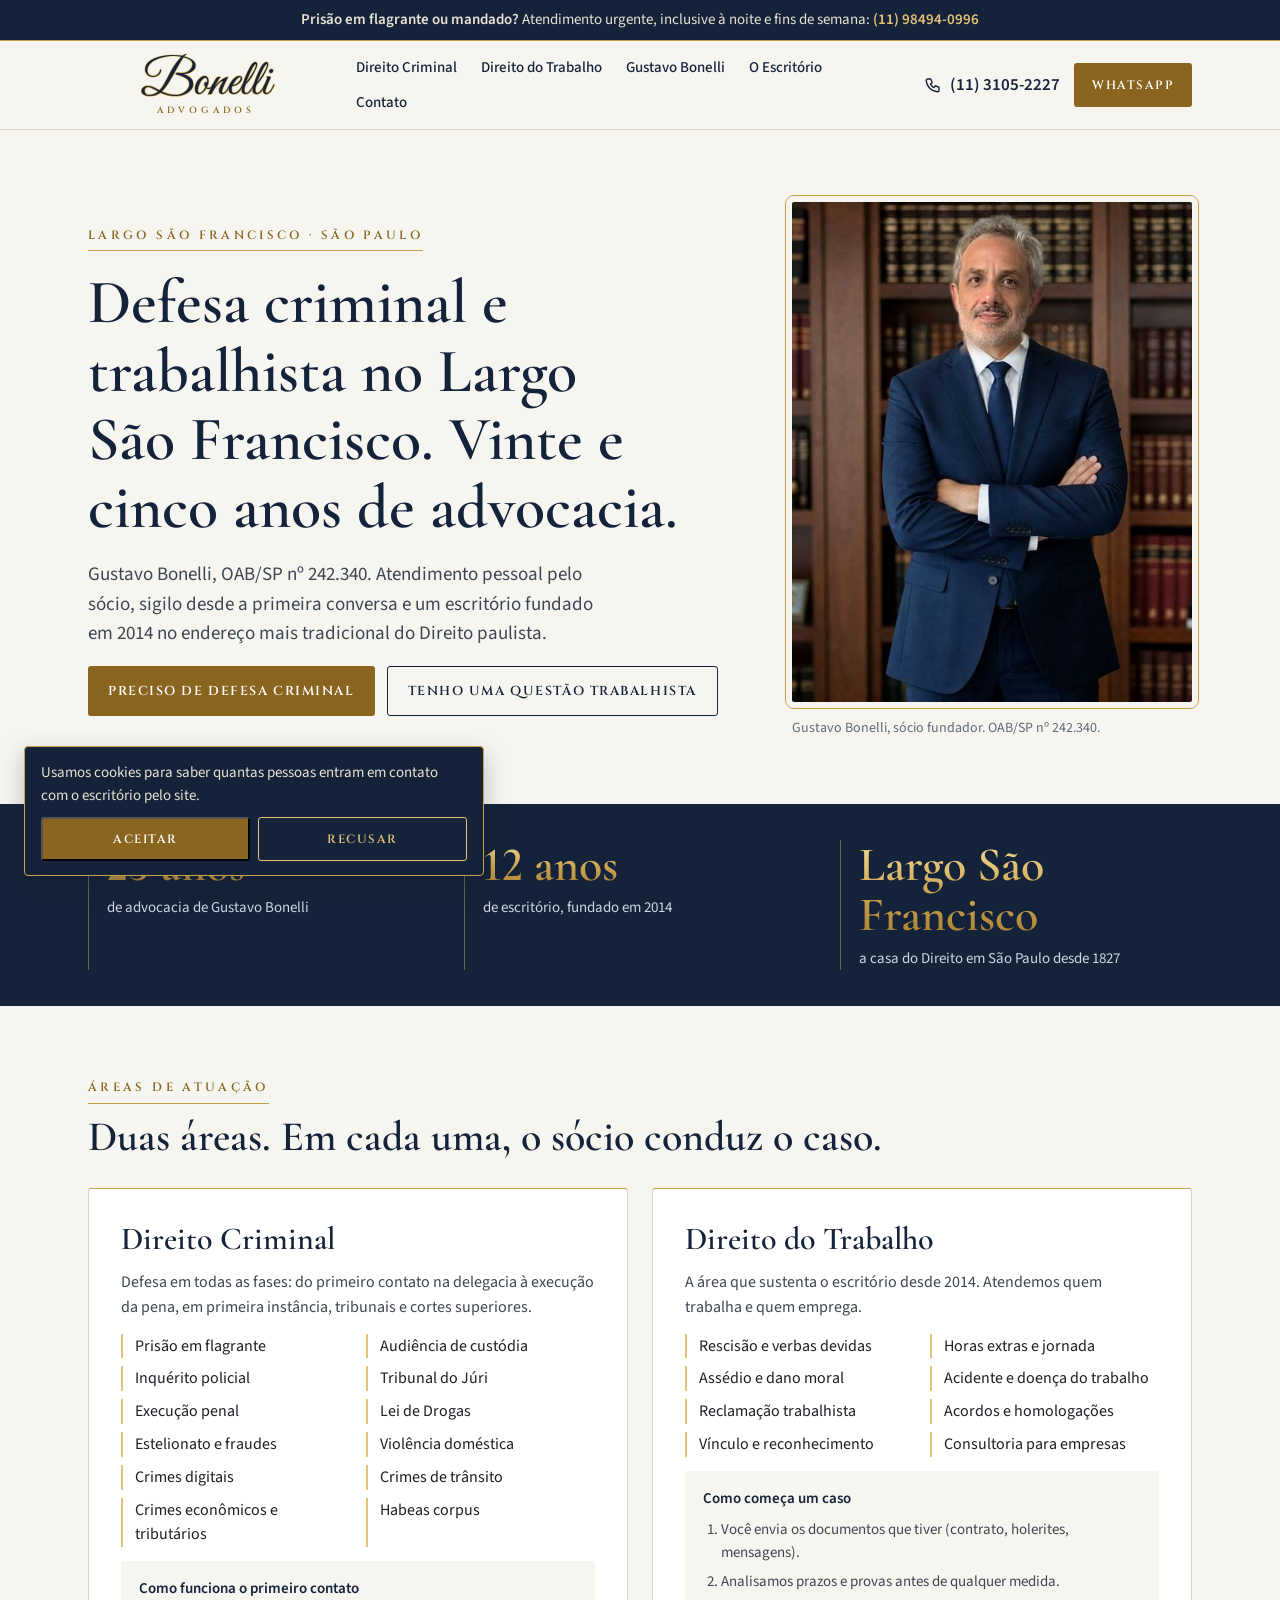
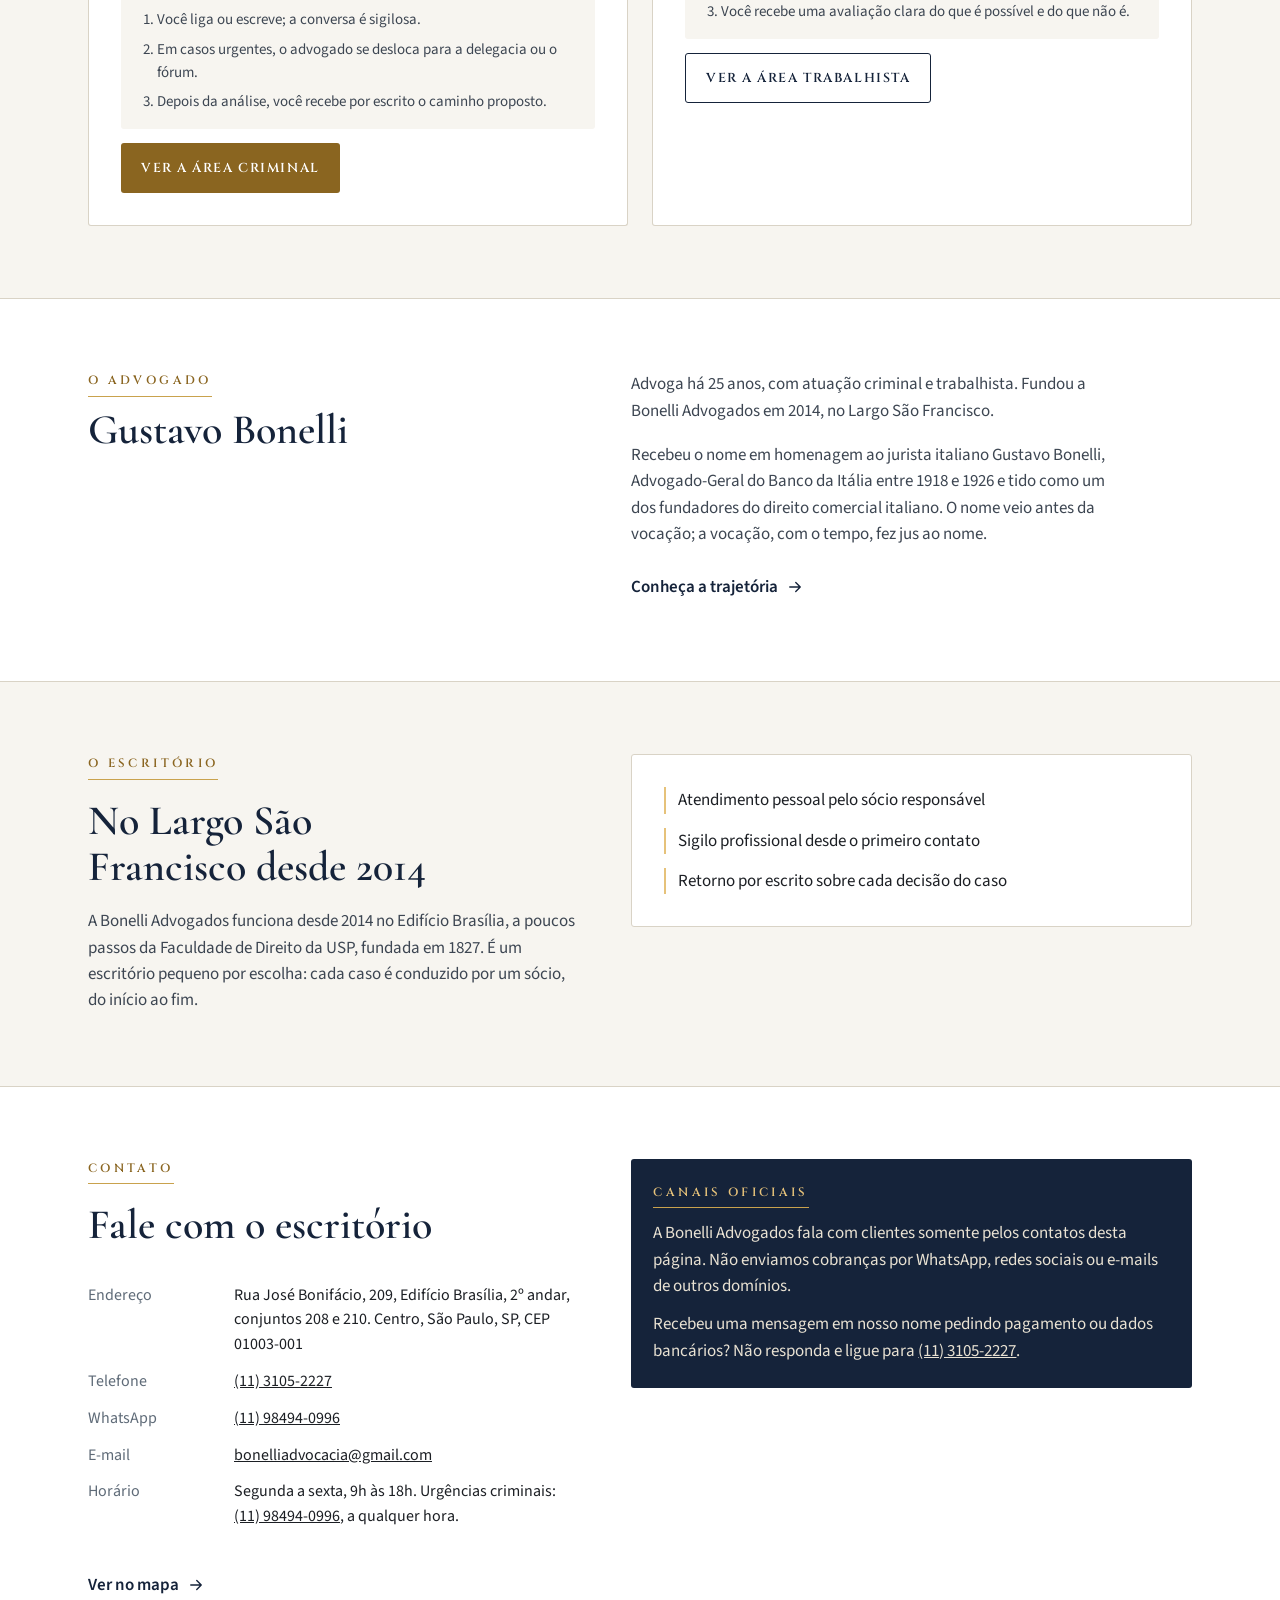
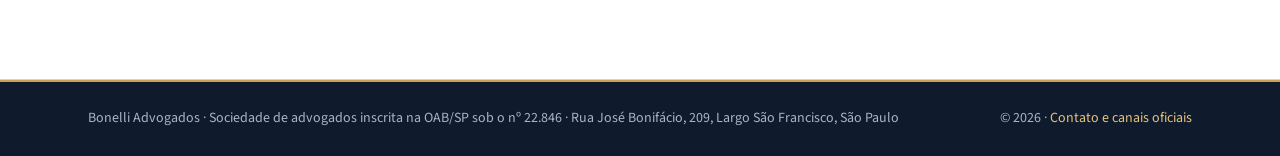
<file: index.html>
<!doctype html>
<html lang="pt-BR">
<head>
<meta charset="utf-8">
<meta name="viewport" content="width=device-width, initial-scale=1, viewport-fit=cover">
<script async src="https://www.googletagmanager.com/gtag/js?id=AW-18543540122"></script>
<script>
window.dataLayer = window.dataLayer || [];
function gtag(){dataLayer.push(arguments);}
gtag('consent', 'default', {ad_storage: 'denied', ad_user_data: 'denied', ad_personalization: 'denied', analytics_storage: 'denied', wait_for_update: 500});
try { if (localStorage.getItem('bonelli-cookies') === 'sim') { gtag('consent', 'update', {ad_storage: 'granted', ad_user_data: 'granted', analytics_storage: 'granted'}); } } catch (e) {}
gtag('js', new Date());
gtag('config', 'AW-18543540122');
</script>
<meta name="robots" content="index, follow">
<meta name="description" content="Bonelli Advogados: defesa criminal e direito do trabalho no Largo São Francisco, São Paulo. Atendimento pessoal pelo sócio Gustavo Bonelli.">
<meta name="theme-color" content="#15233a">
<title>Bonelli Advogados · Defesa criminal e trabalhista no Largo São Francisco</title>
<link rel="canonical" href="https://bonelliadvogados.com.br/">
<meta property="og:type" content="website">
<meta property="og:locale" content="pt_BR">
<meta property="og:site_name" content="Bonelli Advogados">
<meta property="og:title" content="Bonelli Advogados · Defesa criminal e trabalhista no Largo São Francisco">
<meta property="og:description" content="Bonelli Advogados: defesa criminal e direito do trabalho no Largo São Francisco, São Paulo. Atendimento pessoal pelo sócio Gustavo Bonelli.">
<meta property="og:url" content="https://bonelliadvogados.com.br/">
<meta property="og:image" content="https://bonelliadvogados.com.br/assets/img/compartilhar.jpg">
<meta property="og:image:width" content="1200">
<meta property="og:image:height" content="630">
<link rel="preload" href="assets/fonts/cormorant-garamond-600.woff2" as="font" type="font/woff2" crossorigin>
<link rel="preload" href="assets/fonts/source-sans-3-400.woff2" as="font" type="font/woff2" crossorigin>
<link rel="stylesheet" href="assets/site.css?v=3">
<script type="application/ld+json">
{"@context":"https://schema.org","@type":"LegalService","name":"Bonelli Advogados","url":"https://bonelliadvogados.com.br/",
"image":"https://bonelliadvogados.com.br/assets/img/compartilhar.jpg","telephone":"+55-11-3105-2227","email":"bonelliadvocacia@gmail.com",
"address":{"@type":"PostalAddress","streetAddress":"Rua José Bonifácio, 209, Edifício Brasília, 2º andar, conjuntos 208 e 210","addressLocality":"São Paulo","addressRegion":"SP","postalCode":"01003-001","addressCountry":"BR"},
"openingHoursSpecification":[{"@type":"OpeningHoursSpecification","dayOfWeek":["Monday","Tuesday","Wednesday","Thursday","Friday"],"opens":"09:00","closes":"18:00"}],
"areaServed":"São Paulo","knowsAbout":["Direito Criminal","Direito do Trabalho"],
"founder":{"@type":"Person","name":"Gustavo Bonelli","jobTitle":"Advogado, sócio fundador"}}
</script>
</head>
<body>

<a class="urgencia" href="tel:+5511984940996"><strong>Prisão em flagrante ou mandado?</strong> <span class="so-pc">Atendimento urgente, inclusive à noite e fins de semana:</span><span class="so-cel">Atendimento 24 h:</span> <span class="tel">(11) 98494-0996</span></a>

<header class="topo">
  <div class="wrap topo-linha">
    <a class="logo" href="index.html" aria-label="Bonelli Advogados, página inicial">
      <svg role="img" aria-label="Bonelli Advogados" width="236" height="66" viewBox="0 0 236 66">
        <defs><linearGradient id="ouro" x1="0" y1="0" x2="0" y2="1"><stop offset="0" stop-color="#f3dc96"/><stop offset=".55" stop-color="#c9a24d"/><stop offset="1" stop-color="#8f6a22"/></linearGradient></defs>
        <text x="118" y="42" text-anchor="middle" font-family="'Great Vibes', 'Brush Script MT', cursive" font-size="50" fill="#15233a" stroke="url(#ouro)" stroke-width="1.3" paint-order="stroke fill" stroke-linejoin="round">Bonelli</text>
        <text x="118" y="61" text-anchor="middle" font-family="Cinzel, Georgia, serif" font-weight="600" font-size="9" letter-spacing="4.2" fill="#8a6520">ADVOGADOS</text>
      </svg>
    </a>
    <button class="menu-btn" type="button" aria-expanded="false" aria-controls="menu"><span class="barras"><span></span></span>Menu</button>
    <div class="topo-acoes">
      <nav aria-label="Principal">
        <a href="criminal.html">Direito Criminal</a>
        <a href="trabalhista.html">Direito do Trabalho</a>
        <a href="gustavo-bonelli.html">Gustavo Bonelli</a>
        <a href="escritorio.html">O Escritório</a>
        <a href="contato.html">Contato</a>
      </nav>
      <div class="contato-topo">
        <a class="fone num" href="tel:+551131052227"><svg aria-hidden="true" viewBox="0 0 24 24" fill="none" stroke="currentColor" stroke-width="1.8" stroke-linecap="round" stroke-linejoin="round"><path d="M5 4h4l2 5-2.5 1.5a11 11 0 0 0 5 5L15 13l5 2v4a2 2 0 0 1-2 2A16 16 0 0 1 3 6a2 2 0 0 1 2-2"/></svg>(11) 3105-2227</a>
        <a class="btn btn-ouro" href="https://wa.me/5511984940996?text=Ol%C3%A1%21%20Vim%20pelo%20site%20da%20Bonelli%20Advogados%20e%20gostaria%20de%20falar%20com%20o%20escrit%C3%B3rio." target="_blank" rel="noopener">WhatsApp</a>
      </div>
    </div>
  </div>
  <div class="menu wrap" id="menu">
    <nav aria-label="Principal no celular">
        <a href="index.html" aria-current="page">Início</a>
        <a href="criminal.html">Direito Criminal</a>
        <a href="trabalhista.html">Direito do Trabalho</a>
        <a href="gustavo-bonelli.html">Gustavo Bonelli</a>
        <a href="escritorio.html">O Escritório</a>
        <a href="contato.html">Contato</a>
    </nav>
    <div class="contatos">
      <a class="btn btn-linha" href="tel:+551131052227"><span>Escritório: <span class="num">(11) 3105-2227</span></span></a>
    </div>
  </div>
</header>

<main>

<section class="abertura">
  <div class="wrap abertura-grade">
    <div class="pilha">
      <span class="olho">Largo São Francisco · São Paulo</span>
      <h1>Defesa criminal e trabalhista no Largo São Francisco. <span class="h1-sub">Vinte e cinco anos de advocacia.</span></h1>
      <p class="lead">Gustavo Bonelli, OAB/SP nº 242.340. Atendimento pessoal pelo sócio, sigilo desde a primeira conversa e um escritório fundado em 2014 no endereço mais tradicional do Direito paulista.</p>
      <div class="botoes">
        <a class="btn btn-ouro" href="criminal.html">Preciso de defesa criminal</a>
        <a class="btn btn-linha" href="trabalhista.html">Tenho uma questão trabalhista</a>
      </div>
    </div>
    <figure class="retrato">
      <img src="assets/img/gustavo-retrato-800.jpg" srcset="assets/img/gustavo-retrato-480.jpg 480w, assets/img/gustavo-retrato-800.jpg 800w" sizes="(min-width: 960px) 400px, (min-width: 460px) 420px, 100vw" width="800" height="1000" alt="Gustavo Bonelli, sócio fundador da Bonelli Advogados" fetchpriority="high">
      <figcaption>Gustavo Bonelli, sócio fundador. OAB/SP nº 242.340.</figcaption>
    </figure>
  </div>
</section>

<section class="secao-azul" aria-label="Fatos" style="padding-block: 36px">
  <div class="wrap fatos">
    <div class="fato"><b class="num">25 anos</b><span>de advocacia de Gustavo Bonelli</span></div>
    <div class="fato"><b class="num">12 anos</b><span>de escritório, fundado em 2014</span></div>
    <div class="fato"><b>Largo São Francisco</b><span>a casa do Direito em São Paulo desde 1827</span></div>
  </div>
</section>

<section class="secao">
  <div class="wrap pilha" style="gap: 28px">
    <div class="pilha-p">
      <span class="olho">Áreas de atuação</span>
      <h2>Duas áreas. Em cada uma, o sócio conduz o caso.</h2>
    </div>
    <div class="grade grade-2" style="gap: 24px">
      <article id="criminal" class="cartao cartao-area">
        <h3>Direito Criminal</h3>
        <p>Defesa em todas as fases: do primeiro contato na delegacia à execução da pena, em primeira instância, tribunais e cortes superiores.</p>
        <ul class="lista-ouro">
            <li>Prisão em flagrante</li>
            <li>Audiência de custódia</li>
            <li>Inquérito policial</li>
            <li>Tribunal do Júri</li>
            <li>Execução penal</li>
            <li>Lei de Drogas</li>
            <li>Estelionato e fraudes</li>
            <li>Violência doméstica</li>
            <li>Crimes digitais</li>
            <li>Crimes de trânsito</li>
            <li>Crimes econômicos e tributários</li>
            <li>Habeas corpus</li>
        </ul>
        <div class="passos-caixa">
          <strong>Como funciona o primeiro contato</strong>
          <ol>
            <li>Você liga ou escreve; a conversa é sigilosa.</li>
            <li>Em casos urgentes, o advogado se desloca para a delegacia ou o fórum.</li>
            <li>Depois da análise, você recebe por escrito o caminho proposto.</li>
          </ol>
        </div>
        <a class="btn btn-ouro" href="criminal.html">Ver a área criminal</a>
      </article>
      <article id="trabalhista" class="cartao cartao-area">
        <h3>Direito do Trabalho</h3>
        <p>A área que sustenta o escritório desde 2014. Atendemos quem trabalha e quem emprega.</p>
        <ul class="lista-ouro">
            <li>Rescisão e verbas devidas</li>
            <li>Horas extras e jornada</li>
            <li>Assédio e dano moral</li>
            <li>Acidente e doença do trabalho</li>
            <li>Reclamação trabalhista</li>
            <li>Acordos e homologações</li>
            <li>Vínculo e reconhecimento</li>
            <li>Consultoria para empresas</li>
        </ul>
        <div class="passos-caixa">
          <strong>Como começa um caso</strong>
          <ol>
            <li>Você envia os documentos que tiver (contrato, holerites, mensagens).</li>
            <li>Analisamos prazos e provas antes de qualquer medida.</li>
            <li>Você recebe uma avaliação clara do que é possível e do que não é.</li>
          </ol>
        </div>
        <a class="btn btn-linha" href="trabalhista.html">Ver a área trabalhista</a>
      </article>
    </div>
  </div>
</section>

<section id="gustavo" class="secao secao-branca">
  <div class="wrap duas">
    <div class="pilha-p">
      <span class="olho">O advogado</span>
      <h2>Gustavo Bonelli</h2>
    </div>
    <div class="pilha">
      <p class="texto">Advoga há 25 anos, com atuação criminal e trabalhista. Fundou a Bonelli Advogados em 2014, no Largo São Francisco.</p>
      <p class="texto">Recebeu o nome em homenagem ao jurista italiano Gustavo Bonelli, Advogado-Geral do Banco da Itália entre 1918 e 1926 e tido como um dos fundadores do direito comercial italiano. O nome veio antes da vocação; a vocação, com o tempo, fez jus ao nome.</p>
      <a class="seta" href="gustavo-bonelli.html">Conheça a trajetória <svg aria-hidden="true" viewBox="0 0 24 24" fill="none" stroke="currentColor" stroke-width="1.8" stroke-linecap="round" stroke-linejoin="round"><path d="M5 12h14M13 6l6 6-6 6"/></svg></a>
    </div>
  </div>
</section>

<section id="escritorio" class="secao">
  <div class="wrap duas">
    <div class="pilha">
      <span class="olho">O escritório</span>
      <h2>No Largo São Francisco desde 2014</h2>
      <p class="texto">A Bonelli Advogados funciona desde 2014 no Edifício Brasília, a poucos passos da Faculdade de Direito da USP, fundada em 1827. É um escritório pequeno por escolha: cada caso é conduzido por um sócio, do início ao fim.</p>
    </div>
    <ul class="lista-ouro cartao" style="grid-template-columns: 1fr; font-size: 17px; gap: 14px">
      <li>Atendimento pessoal pelo sócio responsável</li>
      <li>Sigilo profissional desde o primeiro contato</li>
      <li>Retorno por escrito sobre cada decisão do caso</li>
    </ul>
  </div>
</section>

<section id="contato" class="secao secao-branca">
  <div class="wrap duas">
    <div class="pilha">
      <span class="olho">Contato</span>
      <h2>Fale com o escritório</h2>
      <dl class="dados">
          <dt>Endereço</dt><dd>Rua José Bonifácio, 209, Edifício Brasília, 2º andar, conjuntos 208 e 210. Centro, São Paulo, SP, CEP 01003-001</dd>
          <dt>Telefone</dt><dd class="num"><a href="tel:+551131052227">(11) 3105-2227</a></dd>
          <dt>WhatsApp</dt><dd class="num"><a href="https://wa.me/5511984940996?text=Ol%C3%A1%21%20Vim%20pelo%20site%20da%20Bonelli%20Advogados%20e%20gostaria%20de%20falar%20com%20o%20escrit%C3%B3rio." target="_blank" rel="noopener">(11) 98494-0996</a></dd>
          <dt>E-mail</dt><dd><a href="mailto:bonelliadvocacia@gmail.com">bonelliadvocacia@gmail.com</a></dd>
          <dt>Horário</dt><dd>Segunda a sexta, 9h às 18h. Urgências criminais: <a href="tel:+5511984940996" class="num">(11) 98494-0996</a>, a qualquer hora.</dd>
        </dl>
      <a class="seta" href="https://www.google.com/maps/search/?api=1&amp;query=Rua+Jos%C3%A9+Bonif%C3%A1cio+209+S%C3%A3o+Paulo" target="_blank" rel="noopener">Ver no mapa <svg aria-hidden="true" viewBox="0 0 24 24" fill="none" stroke="currentColor" stroke-width="1.8" stroke-linecap="round" stroke-linejoin="round"><path d="M5 12h14M13 6l6 6-6 6"/></svg></a>
    </div>
    <aside class="caixa-azul">
      <span class="olho">Canais oficiais</span>
      <p>A Bonelli Advogados fala com clientes somente pelos contatos desta página. Não enviamos cobranças por WhatsApp, redes sociais ou e-mails de outros domínios.</p>
      <p>Recebeu uma mensagem em nosso nome pedindo pagamento ou dados bancários? Não responda e ligue para <a href="tel:+551131052227" class="num">(11) 3105-2227</a>.</p>
    </aside>
  </div>
</section>

</main>

<footer class="rodape">
  <div class="wrap">
    <span>Bonelli Advogados · Sociedade de advogados inscrita na OAB/SP sob o nº 22.846 · Rua José Bonifácio, 209, Largo São Francisco, São Paulo</span>
    <span>© 2026 · <a href="contato.html">Contato e canais oficiais</a></span>
  </div>
</footer>

<div class="barra-contato" role="navigation" aria-label="Contato rápido">
  <a class="btn btn-ouro" href="tel:+5511984940996"><svg aria-hidden="true" viewBox="0 0 24 24" fill="none" stroke="currentColor" stroke-width="1.8" stroke-linecap="round" stroke-linejoin="round"><path d="M5 4h4l2 5-2.5 1.5a11 11 0 0 0 5 5L15 13l5 2v4a2 2 0 0 1-2 2A16 16 0 0 1 3 6a2 2 0 0 1 2-2"/></svg>Ligar 24 h</a>
  <a class="btn btn-linha" href="https://wa.me/5511984940996?text=Ol%C3%A1%21%20Vim%20pelo%20site%20da%20Bonelli%20Advogados%20e%20gostaria%20de%20falar%20com%20o%20escrit%C3%B3rio." target="_blank" rel="noopener"><svg aria-hidden="true" viewBox="0 0 24 24" fill="none" stroke="currentColor" stroke-width="1.8" stroke-linecap="round" stroke-linejoin="round"><path d="M4 20l1.3-3.9A8 8 0 1 1 8 19.1L4 20z"/><path d="M9.5 9.5c.3 1.6 1.4 3 3 3.8l1-1 2 .8c0 1-.8 1.7-1.8 1.6a6.5 6.5 0 0 1-5.6-5.6c0-1 .7-1.8 1.6-1.8l.8 2-1 1z"/></svg>WhatsApp</a>
</div>

<script src="assets/site.js?v=3" defer></script>
</body>
</html>
</file>
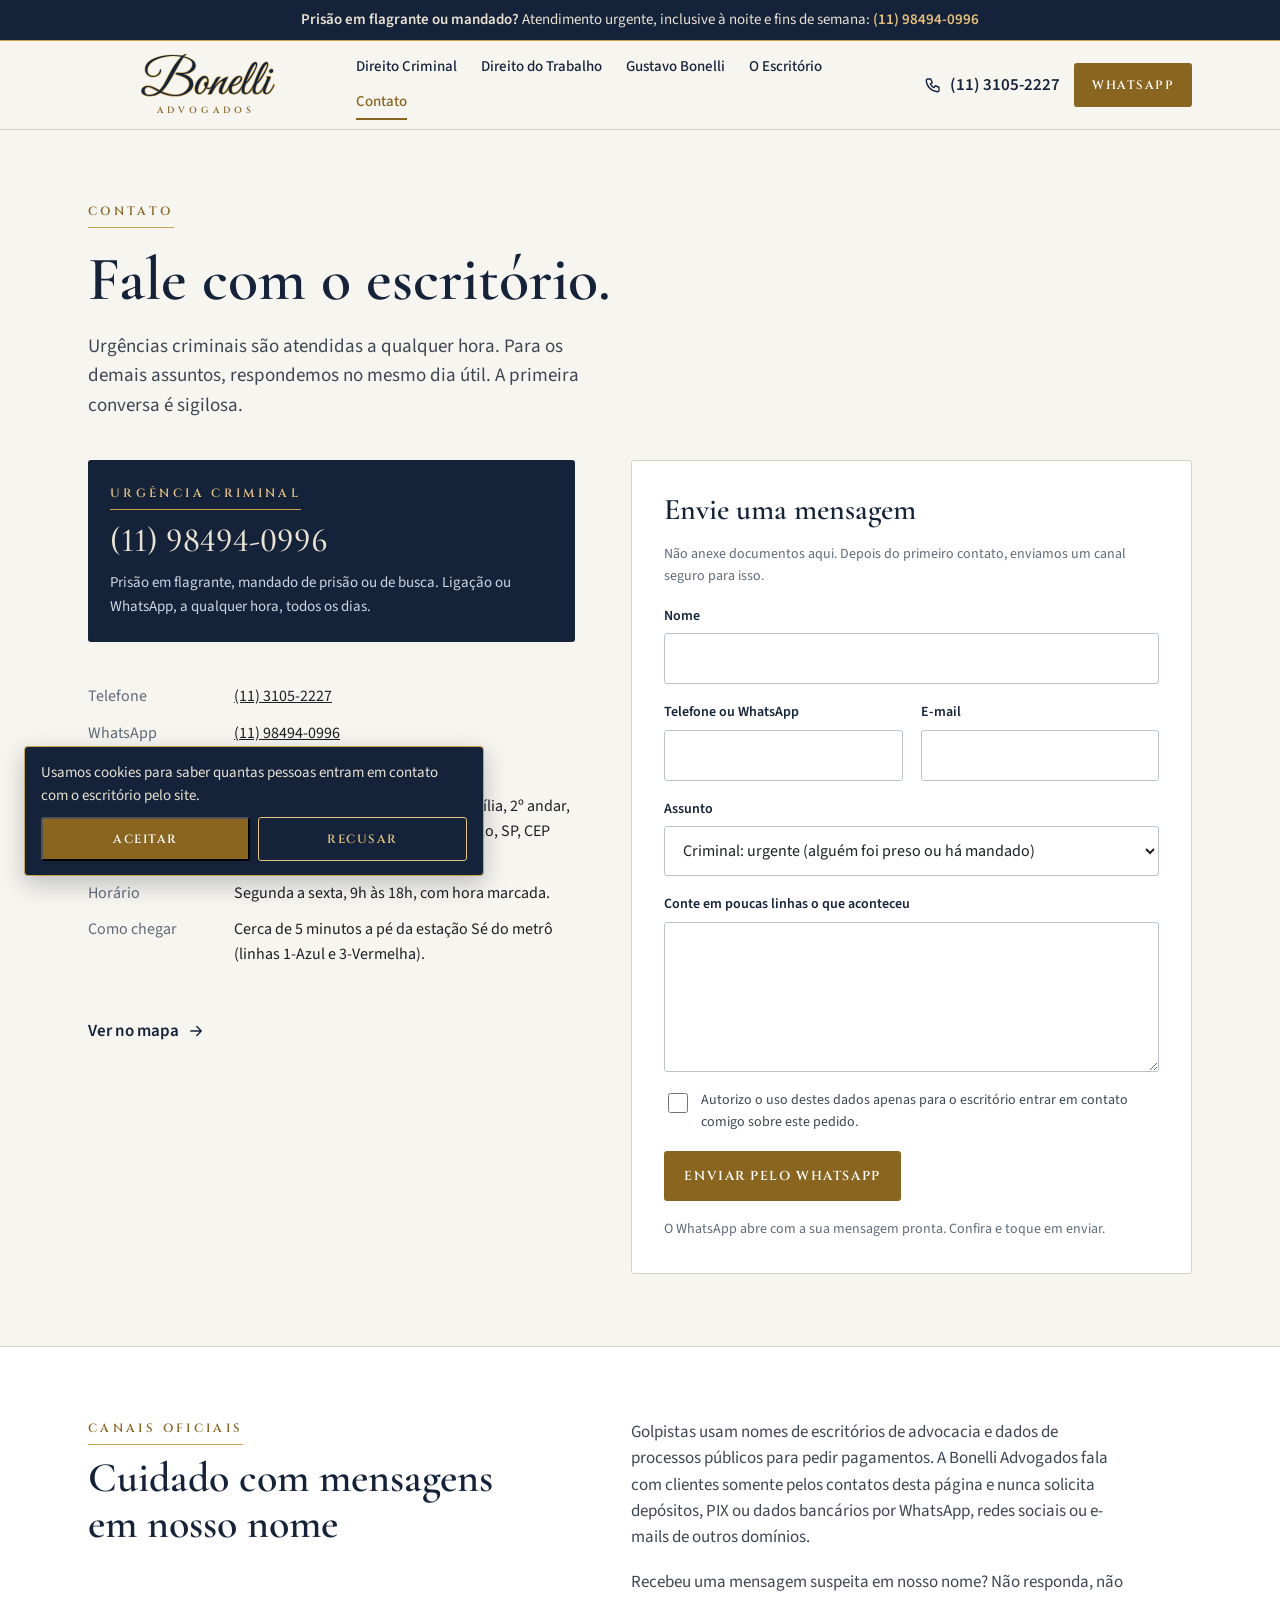
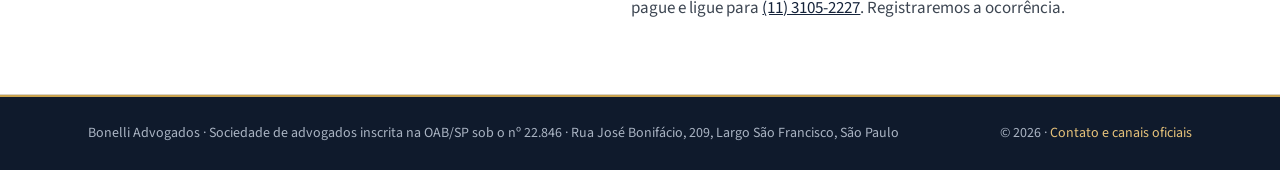
<file: contato.html>
<!doctype html>
<html lang="pt-BR">
<head>
<meta charset="utf-8">
<meta name="viewport" content="width=device-width, initial-scale=1, viewport-fit=cover">
<script async src="https://www.googletagmanager.com/gtag/js?id=AW-18543540122"></script>
<script>
window.dataLayer = window.dataLayer || [];
function gtag(){dataLayer.push(arguments);}
gtag('consent', 'default', {ad_storage: 'denied', ad_user_data: 'denied', ad_personalization: 'denied', analytics_storage: 'denied', wait_for_update: 500});
try { if (localStorage.getItem('bonelli-cookies') === 'sim') { gtag('consent', 'update', {ad_storage: 'granted', ad_user_data: 'granted', analytics_storage: 'granted'}); } } catch (e) {}
gtag('js', new Date());
gtag('config', 'AW-18543540122');
</script>
<meta name="robots" content="index, follow">
<meta name="description" content="Fale com a Bonelli Advogados: telefone, WhatsApp, e-mail e endereço no Largo São Francisco, São Paulo. Urgências criminais a qualquer hora.">
<meta name="theme-color" content="#15233a">
<title>Contato · Bonelli Advogados</title>
<link rel="canonical" href="https://bonelliadvogados.com.br/contato.html">
<meta property="og:type" content="website">
<meta property="og:locale" content="pt_BR">
<meta property="og:site_name" content="Bonelli Advogados">
<meta property="og:title" content="Contato · Bonelli Advogados">
<meta property="og:description" content="Fale com a Bonelli Advogados: telefone, WhatsApp, e-mail e endereço no Largo São Francisco, São Paulo. Urgências criminais a qualquer hora.">
<meta property="og:url" content="https://bonelliadvogados.com.br/contato.html">
<meta property="og:image" content="https://bonelliadvogados.com.br/assets/img/compartilhar.jpg">
<meta property="og:image:width" content="1200">
<meta property="og:image:height" content="630">
<link rel="preload" href="assets/fonts/cormorant-garamond-600.woff2" as="font" type="font/woff2" crossorigin>
<link rel="preload" href="assets/fonts/source-sans-3-400.woff2" as="font" type="font/woff2" crossorigin>
<link rel="stylesheet" href="assets/site.css?v=3">
<script type="application/ld+json">
{"@context":"https://schema.org","@type":"LegalService","name":"Bonelli Advogados","url":"https://bonelliadvogados.com.br/",
"image":"https://bonelliadvogados.com.br/assets/img/compartilhar.jpg","telephone":"+55-11-3105-2227","email":"bonelliadvocacia@gmail.com",
"address":{"@type":"PostalAddress","streetAddress":"Rua José Bonifácio, 209, Edifício Brasília, 2º andar, conjuntos 208 e 210","addressLocality":"São Paulo","addressRegion":"SP","postalCode":"01003-001","addressCountry":"BR"},
"openingHoursSpecification":[{"@type":"OpeningHoursSpecification","dayOfWeek":["Monday","Tuesday","Wednesday","Thursday","Friday"],"opens":"09:00","closes":"18:00"}],
"areaServed":"São Paulo","knowsAbout":["Direito Criminal","Direito do Trabalho"],
"founder":{"@type":"Person","name":"Gustavo Bonelli","jobTitle":"Advogado, sócio fundador"}}
</script>
</head>
<body>

<a class="urgencia" href="tel:+5511984940996"><strong>Prisão em flagrante ou mandado?</strong> <span class="so-pc">Atendimento urgente, inclusive à noite e fins de semana:</span><span class="so-cel">Atendimento 24 h:</span> <span class="tel">(11) 98494-0996</span></a>

<header class="topo">
  <div class="wrap topo-linha">
    <a class="logo" href="index.html" aria-label="Bonelli Advogados, página inicial">
      <svg role="img" aria-label="Bonelli Advogados" width="236" height="66" viewBox="0 0 236 66">
        <defs><linearGradient id="ouro" x1="0" y1="0" x2="0" y2="1"><stop offset="0" stop-color="#f3dc96"/><stop offset=".55" stop-color="#c9a24d"/><stop offset="1" stop-color="#8f6a22"/></linearGradient></defs>
        <text x="118" y="42" text-anchor="middle" font-family="'Great Vibes', 'Brush Script MT', cursive" font-size="50" fill="#15233a" stroke="url(#ouro)" stroke-width="1.3" paint-order="stroke fill" stroke-linejoin="round">Bonelli</text>
        <text x="118" y="61" text-anchor="middle" font-family="Cinzel, Georgia, serif" font-weight="600" font-size="9" letter-spacing="4.2" fill="#8a6520">ADVOGADOS</text>
      </svg>
    </a>
    <button class="menu-btn" type="button" aria-expanded="false" aria-controls="menu"><span class="barras"><span></span></span>Menu</button>
    <div class="topo-acoes">
      <nav aria-label="Principal">
        <a href="criminal.html">Direito Criminal</a>
        <a href="trabalhista.html">Direito do Trabalho</a>
        <a href="gustavo-bonelli.html">Gustavo Bonelli</a>
        <a href="escritorio.html">O Escritório</a>
        <a href="contato.html" aria-current="page">Contato</a>
      </nav>
      <div class="contato-topo">
        <a class="fone num" href="tel:+551131052227"><svg aria-hidden="true" viewBox="0 0 24 24" fill="none" stroke="currentColor" stroke-width="1.8" stroke-linecap="round" stroke-linejoin="round"><path d="M5 4h4l2 5-2.5 1.5a11 11 0 0 0 5 5L15 13l5 2v4a2 2 0 0 1-2 2A16 16 0 0 1 3 6a2 2 0 0 1 2-2"/></svg>(11) 3105-2227</a>
        <a class="btn btn-ouro" href="https://wa.me/5511984940996?text=Ol%C3%A1%21%20Vim%20pelo%20site%20da%20Bonelli%20Advogados%20e%20gostaria%20de%20falar%20com%20o%20escrit%C3%B3rio." target="_blank" rel="noopener">WhatsApp</a>
      </div>
    </div>
  </div>
  <div class="menu wrap" id="menu">
    <nav aria-label="Principal no celular">
        <a href="index.html">Início</a>
        <a href="criminal.html">Direito Criminal</a>
        <a href="trabalhista.html">Direito do Trabalho</a>
        <a href="gustavo-bonelli.html">Gustavo Bonelli</a>
        <a href="escritorio.html">O Escritório</a>
        <a href="contato.html" aria-current="page">Contato</a>
    </nav>
    <div class="contatos">
      <a class="btn btn-linha" href="tel:+551131052227"><span>Escritório: <span class="num">(11) 3105-2227</span></span></a>
    </div>
  </div>
</header>

<main>

<section class="abertura" style="padding-bottom: 24px">
  <div class="wrap pilha">
    <span class="olho">Contato</span>
    <h1 style="max-width: 22ch">Fale com o escritório.</h1>
    <p class="lead">Urgências criminais são atendidas a qualquer hora. Para os demais assuntos, respondemos no mesmo dia útil. A primeira conversa é sigilosa.</p>
  </div>
</section>

<section class="secao" style="padding-top: 16px">
  <div class="wrap duas">
    <div id="urgente" class="pilha" style="gap: 26px">
      <div class="caixa-azul">
        <span class="olho">Urgência criminal</span>
        <a class="urgente-tel num" href="tel:+5511984940996">(11) 98494-0996</a>
        <small>Prisão em flagrante, mandado de prisão ou de busca. Ligação ou WhatsApp, a qualquer hora, todos os dias.</small>
      </div>
      <dl class="dados">
        <dt>Telefone</dt><dd class="num"><a href="tel:+551131052227">(11) 3105-2227</a></dd>
        <dt>WhatsApp</dt><dd class="num"><a href="https://wa.me/5511984940996?text=Ol%C3%A1%21%20Vim%20pelo%20site%20da%20Bonelli%20Advogados%20e%20gostaria%20de%20falar%20com%20o%20escrit%C3%B3rio." target="_blank" rel="noopener">(11) 98494-0996</a></dd>
        <dt>E-mail</dt><dd><a href="mailto:bonelliadvocacia@gmail.com">bonelliadvocacia@gmail.com</a></dd>
        <dt>Endereço</dt><dd>Rua José Bonifácio, 209, Edifício Brasília, 2º andar, conjuntos 208 e 210. Centro, São Paulo, SP, CEP 01003-001</dd>
        <dt>Horário</dt><dd>Segunda a sexta, 9h às 18h, com hora marcada.</dd>
        <dt>Como chegar</dt><dd>Cerca de 5 minutos a pé da estação Sé do metrô (linhas 1-Azul e 3-Vermelha).</dd>
      </dl>
      <a class="seta" href="https://www.google.com/maps/search/?api=1&amp;query=Rua+Jos%C3%A9+Bonif%C3%A1cio+209+S%C3%A3o+Paulo" target="_blank" rel="noopener">Ver no mapa <svg aria-hidden="true" viewBox="0 0 24 24" fill="none" stroke="currentColor" stroke-width="1.8" stroke-linecap="round" stroke-linejoin="round"><path d="M5 12h14M13 6l6 6-6 6"/></svg></a>
    </div>

    <form id="form-contato" class="form">
      <h2>Envie uma mensagem</h2>
      <p class="nota">Não anexe documentos aqui. Depois do primeiro contato, enviamos um canal seguro para isso.</p>
      <div class="campo"><label for="nome">Nome</label><input id="nome" name="nome" type="text" autocomplete="name" required></div>
      <div class="dupla">
        <div class="campo"><label for="telefone">Telefone ou WhatsApp</label><input id="telefone" name="telefone" type="tel" autocomplete="tel" inputmode="tel" required></div>
        <div class="campo"><label for="email">E-mail</label><input id="email" name="email" type="email" autocomplete="email"></div>
      </div>
      <div class="campo"><label for="assunto">Assunto</label>
        <select id="assunto" name="assunto">
          <option>Criminal: urgente (alguém foi preso ou há mandado)</option>
          <option>Criminal: inquérito ou processo em andamento</option>
          <option>Trabalhista: sou trabalhador(a)</option>
          <option>Trabalhista: represento uma empresa</option>
          <option>Outro assunto</option>
        </select>
      </div>
      <div class="campo"><label for="mensagem">Conte em poucas linhas o que aconteceu</label><textarea id="mensagem" name="mensagem" rows="5" required></textarea></div>
      <label class="aceite" for="consent"><input id="consent" name="consent" type="checkbox" required><span>Autorizo o uso destes dados apenas para o escritório entrar em contato comigo sobre este pedido.</span></label>
      <button class="btn btn-ouro" type="submit">Enviar pelo WhatsApp</button>
      <p class="nota">O WhatsApp abre com a sua mensagem pronta. Confira e toque em enviar.</p>
    </form>
  </div>
</section>

<section class="secao secao-branca">
  <div class="wrap duas">
    <div class="pilha-p">
      <span class="olho">Canais oficiais</span>
      <h2>Cuidado com mensagens em nosso nome</h2>
    </div>
    <div class="pilha">
      <p class="texto">Golpistas usam nomes de escritórios de advocacia e dados de processos públicos para pedir pagamentos. A Bonelli Advogados fala com clientes somente pelos contatos desta página e nunca solicita depósitos, PIX ou dados bancários por WhatsApp, redes sociais ou e-mails de outros domínios.</p>
      <p class="texto">Recebeu uma mensagem suspeita em nosso nome? Não responda, não pague e ligue para <a href="tel:+551131052227" class="num">(11) 3105-2227</a>. Registraremos a ocorrência.</p>
    </div>
  </div>
</section>

</main>

<footer class="rodape">
  <div class="wrap">
    <span>Bonelli Advogados · Sociedade de advogados inscrita na OAB/SP sob o nº 22.846 · Rua José Bonifácio, 209, Largo São Francisco, São Paulo</span>
    <span>© 2026 · <a href="contato.html">Contato e canais oficiais</a></span>
  </div>
</footer>

<div class="barra-contato" role="navigation" aria-label="Contato rápido">
  <a class="btn btn-ouro" href="tel:+5511984940996"><svg aria-hidden="true" viewBox="0 0 24 24" fill="none" stroke="currentColor" stroke-width="1.8" stroke-linecap="round" stroke-linejoin="round"><path d="M5 4h4l2 5-2.5 1.5a11 11 0 0 0 5 5L15 13l5 2v4a2 2 0 0 1-2 2A16 16 0 0 1 3 6a2 2 0 0 1 2-2"/></svg>Ligar 24 h</a>
  <a class="btn btn-linha" href="https://wa.me/5511984940996?text=Ol%C3%A1%21%20Vim%20pelo%20site%20da%20Bonelli%20Advogados%20e%20gostaria%20de%20falar%20com%20o%20escrit%C3%B3rio." target="_blank" rel="noopener"><svg aria-hidden="true" viewBox="0 0 24 24" fill="none" stroke="currentColor" stroke-width="1.8" stroke-linecap="round" stroke-linejoin="round"><path d="M4 20l1.3-3.9A8 8 0 1 1 8 19.1L4 20z"/><path d="M9.5 9.5c.3 1.6 1.4 3 3 3.8l1-1 2 .8c0 1-.8 1.7-1.8 1.6a6.5 6.5 0 0 1-5.6-5.6c0-1 .7-1.8 1.6-1.8l.8 2-1 1z"/></svg>WhatsApp</a>
</div>

<script src="assets/site.js?v=3" defer></script>
</body>
</html>
</file>
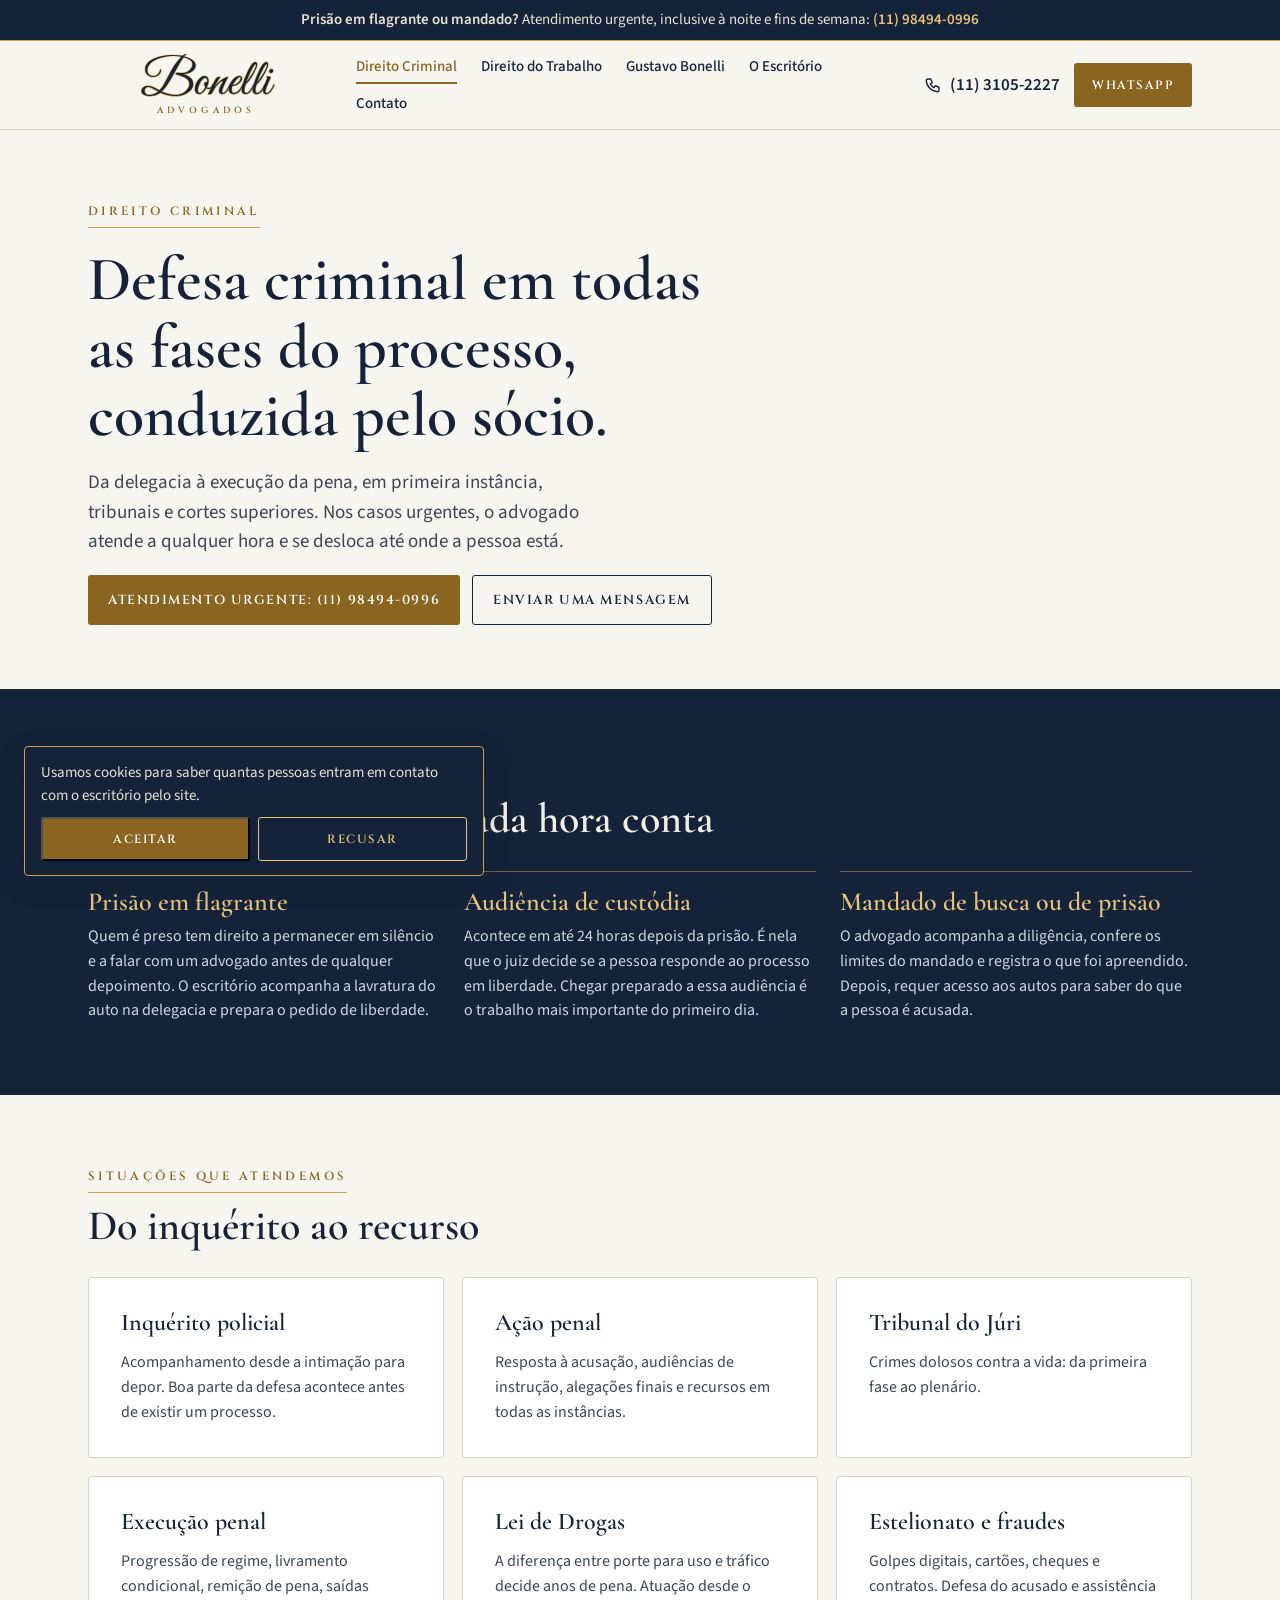
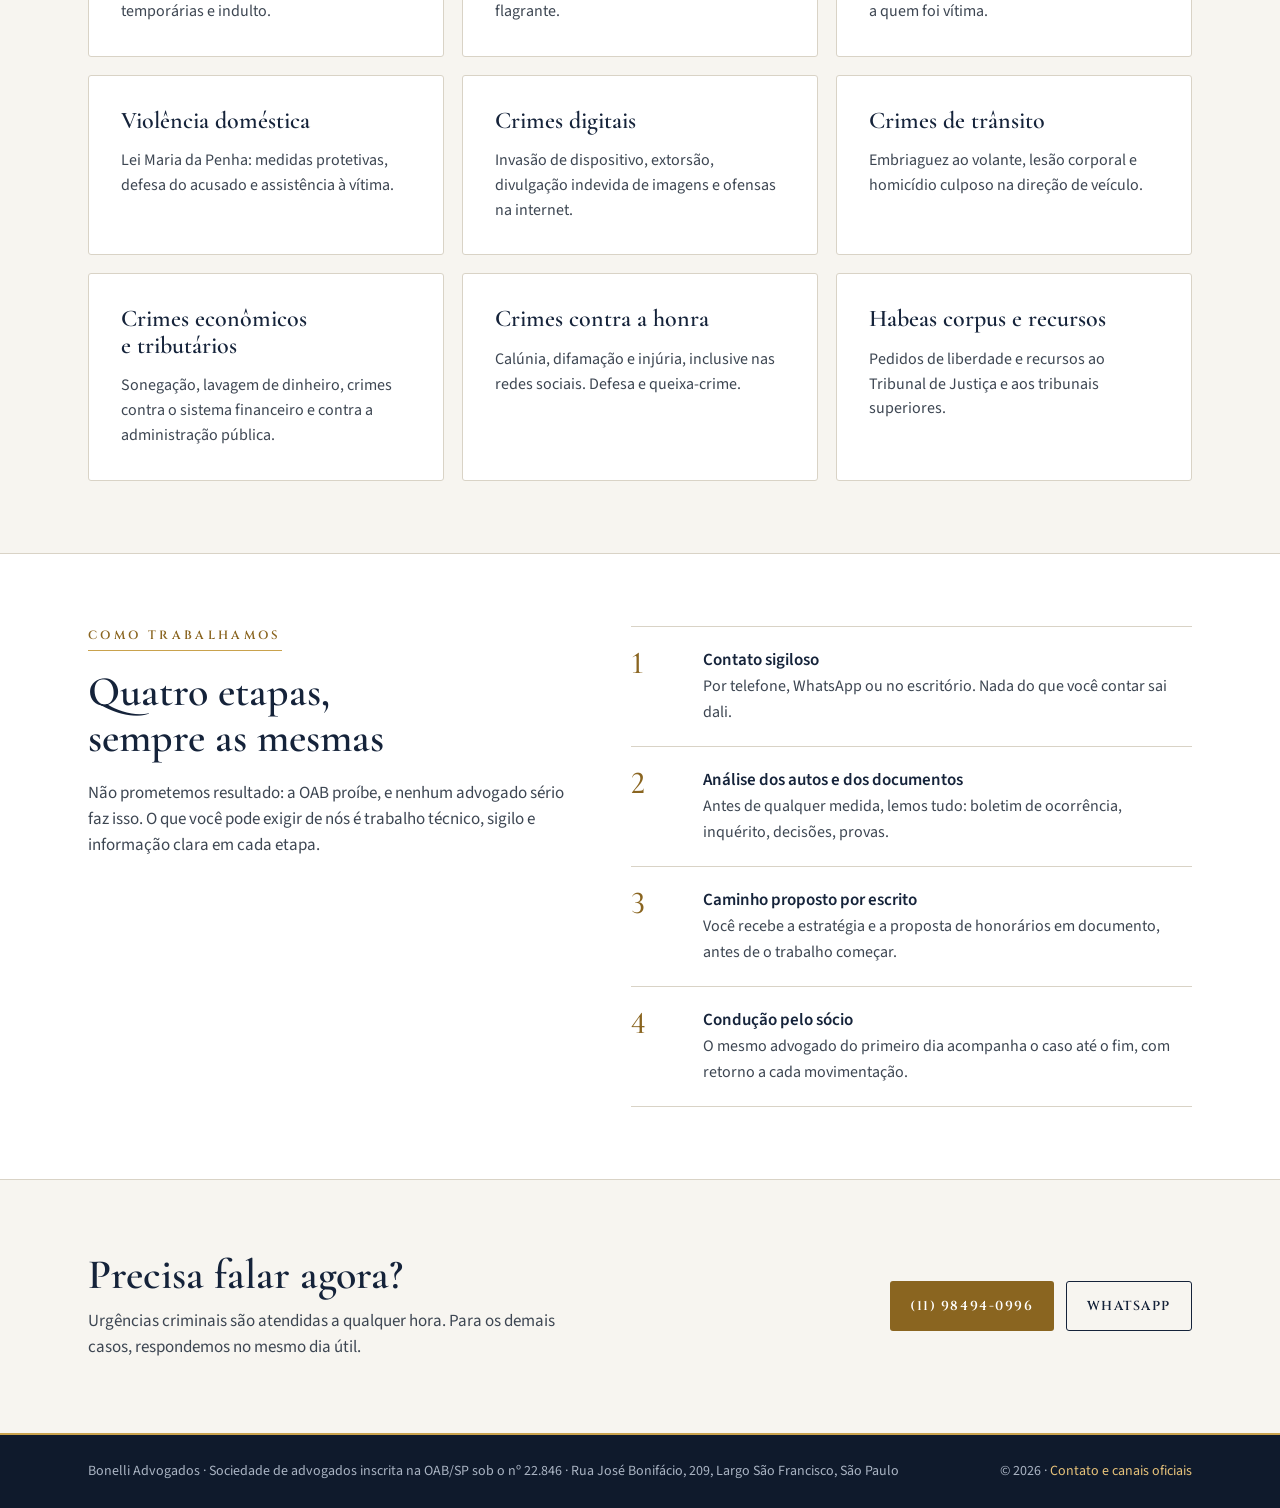
<file: criminal.html>
<!doctype html>
<html lang="pt-BR">
<head>
<meta charset="utf-8">
<meta name="viewport" content="width=device-width, initial-scale=1, viewport-fit=cover">
<script async src="https://www.googletagmanager.com/gtag/js?id=AW-18543540122"></script>
<script>
window.dataLayer = window.dataLayer || [];
function gtag(){dataLayer.push(arguments);}
gtag('consent', 'default', {ad_storage: 'denied', ad_user_data: 'denied', ad_personalization: 'denied', analytics_storage: 'denied', wait_for_update: 500});
try { if (localStorage.getItem('bonelli-cookies') === 'sim') { gtag('consent', 'update', {ad_storage: 'granted', ad_user_data: 'granted', analytics_storage: 'granted'}); } } catch (e) {}
gtag('js', new Date());
gtag('config', 'AW-18543540122');
</script>
<meta name="robots" content="index, follow">
<meta name="description" content="Defesa criminal em todas as fases, da delegacia aos tribunais superiores. Atendimento urgente a qualquer hora. Bonelli Advogados, Largo São Francisco, São Paulo.">
<meta name="theme-color" content="#15233a">
<title>Direito Criminal · Bonelli Advogados</title>
<link rel="canonical" href="https://bonelliadvogados.com.br/criminal.html">
<meta property="og:type" content="website">
<meta property="og:locale" content="pt_BR">
<meta property="og:site_name" content="Bonelli Advogados">
<meta property="og:title" content="Direito Criminal · Bonelli Advogados">
<meta property="og:description" content="Defesa criminal em todas as fases, da delegacia aos tribunais superiores. Atendimento urgente a qualquer hora. Bonelli Advogados, Largo São Francisco, São Paulo.">
<meta property="og:url" content="https://bonelliadvogados.com.br/criminal.html">
<meta property="og:image" content="https://bonelliadvogados.com.br/assets/img/compartilhar.jpg">
<meta property="og:image:width" content="1200">
<meta property="og:image:height" content="630">
<link rel="preload" href="assets/fonts/cormorant-garamond-600.woff2" as="font" type="font/woff2" crossorigin>
<link rel="preload" href="assets/fonts/source-sans-3-400.woff2" as="font" type="font/woff2" crossorigin>
<link rel="stylesheet" href="assets/site.css?v=3">

</head>
<body>

<a class="urgencia" href="tel:+5511984940996"><strong>Prisão em flagrante ou mandado?</strong> <span class="so-pc">Atendimento urgente, inclusive à noite e fins de semana:</span><span class="so-cel">Atendimento 24 h:</span> <span class="tel">(11) 98494-0996</span></a>

<header class="topo">
  <div class="wrap topo-linha">
    <a class="logo" href="index.html" aria-label="Bonelli Advogados, página inicial">
      <svg role="img" aria-label="Bonelli Advogados" width="236" height="66" viewBox="0 0 236 66">
        <defs><linearGradient id="ouro" x1="0" y1="0" x2="0" y2="1"><stop offset="0" stop-color="#f3dc96"/><stop offset=".55" stop-color="#c9a24d"/><stop offset="1" stop-color="#8f6a22"/></linearGradient></defs>
        <text x="118" y="42" text-anchor="middle" font-family="'Great Vibes', 'Brush Script MT', cursive" font-size="50" fill="#15233a" stroke="url(#ouro)" stroke-width="1.3" paint-order="stroke fill" stroke-linejoin="round">Bonelli</text>
        <text x="118" y="61" text-anchor="middle" font-family="Cinzel, Georgia, serif" font-weight="600" font-size="9" letter-spacing="4.2" fill="#8a6520">ADVOGADOS</text>
      </svg>
    </a>
    <button class="menu-btn" type="button" aria-expanded="false" aria-controls="menu"><span class="barras"><span></span></span>Menu</button>
    <div class="topo-acoes">
      <nav aria-label="Principal">
        <a href="criminal.html" aria-current="page">Direito Criminal</a>
        <a href="trabalhista.html">Direito do Trabalho</a>
        <a href="gustavo-bonelli.html">Gustavo Bonelli</a>
        <a href="escritorio.html">O Escritório</a>
        <a href="contato.html">Contato</a>
      </nav>
      <div class="contato-topo">
        <a class="fone num" href="tel:+551131052227"><svg aria-hidden="true" viewBox="0 0 24 24" fill="none" stroke="currentColor" stroke-width="1.8" stroke-linecap="round" stroke-linejoin="round"><path d="M5 4h4l2 5-2.5 1.5a11 11 0 0 0 5 5L15 13l5 2v4a2 2 0 0 1-2 2A16 16 0 0 1 3 6a2 2 0 0 1 2-2"/></svg>(11) 3105-2227</a>
        <a class="btn btn-ouro" href="https://wa.me/5511984940996?text=Ol%C3%A1%21%20Vim%20pelo%20site%20da%20Bonelli%20Advogados%20e%20preciso%20falar%20sobre%20um%20caso%20criminal." target="_blank" rel="noopener">WhatsApp</a>
      </div>
    </div>
  </div>
  <div class="menu wrap" id="menu">
    <nav aria-label="Principal no celular">
        <a href="index.html">Início</a>
        <a href="criminal.html" aria-current="page">Direito Criminal</a>
        <a href="trabalhista.html">Direito do Trabalho</a>
        <a href="gustavo-bonelli.html">Gustavo Bonelli</a>
        <a href="escritorio.html">O Escritório</a>
        <a href="contato.html">Contato</a>
    </nav>
    <div class="contatos">
      <a class="btn btn-linha" href="tel:+551131052227"><span>Escritório: <span class="num">(11) 3105-2227</span></span></a>
    </div>
  </div>
</header>

<main>

<section class="abertura">
  <div class="wrap pilha">
    <span class="olho">Direito Criminal</span>
    <h1 style="max-width: 22ch">Defesa criminal em todas as fases do processo, conduzida pelo sócio.</h1>
    <p class="lead">Da delegacia à execução da pena, em primeira instância, tribunais e cortes superiores. Nos casos urgentes, o advogado atende a qualquer hora e se desloca até onde a pessoa está.</p>
    <div class="botoes">
      <a class="btn btn-ouro" href="tel:+5511984940996"><span>Atendimento urgente: <span class="num">(11) 98494-0996</span></span></a>
      <a class="btn btn-linha" href="contato.html">Enviar uma mensagem</a>
    </div>
  </div>
</section>

<section class="secao secao-azul">
  <div class="wrap pilha" style="gap: 28px">
    <div class="pilha-p">
      <span class="olho">As primeiras horas</span>
      <h2>Três situações em que cada hora conta</h2>
    </div>
    <div class="horas">
      <article><h3>Prisão em flagrante</h3><p>Quem é preso tem direito a permanecer em silêncio e a falar com um advogado antes de qualquer depoimento. O escritório acompanha a lavratura do auto na delegacia e prepara o pedido de liberdade.</p></article>
      <article><h3>Audiência de custódia</h3><p>Acontece em até 24 horas depois da prisão. É nela que o juiz decide se a pessoa responde ao processo em liberdade. Chegar preparado a essa audiência é o trabalho mais importante do primeiro dia.</p></article>
      <article><h3>Mandado de busca ou de prisão</h3><p>O advogado acompanha a diligência, confere os limites do mandado e registra o que foi apreendido. Depois, requer acesso aos autos para saber do que a pessoa é acusada.</p></article>
    </div>
  </div>
</section>

<section class="secao">
  <div class="wrap pilha" style="gap: 28px">
    <div class="pilha-p">
      <span class="olho">Situações que atendemos</span>
      <h2>Do inquérito ao recurso</h2>
    </div>
    <div class="grade grade-3">
      <article class="cartao"><h3>Inquérito policial</h3><p>Acompanhamento desde a intimação para depor. Boa parte da defesa acontece antes de existir um processo.</p></article>
      <article class="cartao"><h3>Ação penal</h3><p>Resposta à acusação, audiências de instrução, alegações finais e recursos em todas as instâncias.</p></article>
      <article class="cartao"><h3>Tribunal do Júri</h3><p>Crimes dolosos contra a vida: da primeira fase ao plenário.</p></article>
      <article class="cartao"><h3>Execução penal</h3><p>Progressão de regime, livramento condicional, remição de pena, saídas temporárias e indulto.</p></article>
      <article class="cartao"><h3>Lei de Drogas</h3><p>A diferença entre porte para uso e tráfico decide anos de pena. Atuação desde o flagrante.</p></article>
      <article class="cartao"><h3>Estelionato e fraudes</h3><p>Golpes digitais, cartões, cheques e contratos. Defesa do acusado e assistência a quem foi vítima.</p></article>
      <article class="cartao"><h3>Violência doméstica</h3><p>Lei Maria da Penha: medidas protetivas, defesa do acusado e assistência à vítima.</p></article>
      <article class="cartao"><h3>Crimes digitais</h3><p>Invasão de dispositivo, extorsão, divulgação indevida de imagens e ofensas na internet.</p></article>
      <article class="cartao"><h3>Crimes de trânsito</h3><p>Embriaguez ao volante, lesão corporal e homicídio culposo na direção de veículo.</p></article>
      <article class="cartao"><h3>Crimes econômicos e tributários</h3><p>Sonegação, lavagem de dinheiro, crimes contra o sistema financeiro e contra a administração pública.</p></article>
      <article class="cartao"><h3>Crimes contra a honra</h3><p>Calúnia, difamação e injúria, inclusive nas redes sociais. Defesa e queixa-crime.</p></article>
      <article class="cartao"><h3>Habeas corpus e recursos</h3><p>Pedidos de liberdade e recursos ao Tribunal de Justiça e aos tribunais superiores.</p></article>
    </div>
  </div>
</section>

<section class="secao secao-branca">
  <div class="wrap duas">
    <div class="pilha">
      <span class="olho">Como trabalhamos</span>
      <h2>Quatro etapas, sempre as mesmas</h2>
      <p class="texto">Não prometemos resultado: a OAB proíbe, e nenhum advogado sério faz isso. O que você pode exigir de nós é trabalho técnico, sigilo e informação clara em cada etapa.</p>
    </div>
    <ol class="etapas">
      <li><span class="n">1</span><div><strong>Contato sigiloso</strong><span>Por telefone, WhatsApp ou no escritório. Nada do que você contar sai dali.</span></div></li>
      <li><span class="n">2</span><div><strong>Análise dos autos e dos documentos</strong><span>Antes de qualquer medida, lemos tudo: boletim de ocorrência, inquérito, decisões, provas.</span></div></li>
      <li><span class="n">3</span><div><strong>Caminho proposto por escrito</strong><span>Você recebe a estratégia e a proposta de honorários em documento, antes de o trabalho começar.</span></div></li>
      <li><span class="n">4</span><div><strong>Condução pelo sócio</strong><span>O mesmo advogado do primeiro dia acompanha o caso até o fim, com retorno a cada movimentação.</span></div></li>
    </ol>
  </div>
</section>

<section class="secao">
  <div class="wrap chamada">
    <div class="pilha-p">
      <h2>Precisa falar agora?</h2>
      <p class="texto">Urgências criminais são atendidas a qualquer hora. Para os demais casos, respondemos no mesmo dia útil.</p>
    </div>
    <div class="botoes">
      <a class="btn btn-ouro num" href="tel:+5511984940996">(11) 98494-0996</a>
      <a class="btn btn-linha" href="https://wa.me/5511984940996?text=Ol%C3%A1%21%20Vim%20pelo%20site%20da%20Bonelli%20Advogados%20e%20preciso%20falar%20sobre%20um%20caso%20criminal." target="_blank" rel="noopener">WhatsApp</a>
    </div>
  </div>
</section>

</main>

<footer class="rodape">
  <div class="wrap">
    <span>Bonelli Advogados · Sociedade de advogados inscrita na OAB/SP sob o nº 22.846 · Rua José Bonifácio, 209, Largo São Francisco, São Paulo</span>
    <span>© 2026 · <a href="contato.html">Contato e canais oficiais</a></span>
  </div>
</footer>

<div class="barra-contato" role="navigation" aria-label="Contato rápido">
  <a class="btn btn-ouro" href="tel:+5511984940996"><svg aria-hidden="true" viewBox="0 0 24 24" fill="none" stroke="currentColor" stroke-width="1.8" stroke-linecap="round" stroke-linejoin="round"><path d="M5 4h4l2 5-2.5 1.5a11 11 0 0 0 5 5L15 13l5 2v4a2 2 0 0 1-2 2A16 16 0 0 1 3 6a2 2 0 0 1 2-2"/></svg>Ligar 24 h</a>
  <a class="btn btn-linha" href="https://wa.me/5511984940996?text=Ol%C3%A1%21%20Vim%20pelo%20site%20da%20Bonelli%20Advogados%20e%20preciso%20falar%20sobre%20um%20caso%20criminal." target="_blank" rel="noopener"><svg aria-hidden="true" viewBox="0 0 24 24" fill="none" stroke="currentColor" stroke-width="1.8" stroke-linecap="round" stroke-linejoin="round"><path d="M4 20l1.3-3.9A8 8 0 1 1 8 19.1L4 20z"/><path d="M9.5 9.5c.3 1.6 1.4 3 3 3.8l1-1 2 .8c0 1-.8 1.7-1.8 1.6a6.5 6.5 0 0 1-5.6-5.6c0-1 .7-1.8 1.6-1.8l.8 2-1 1z"/></svg>WhatsApp</a>
</div>

<script src="assets/site.js?v=3" defer></script>
</body>
</html>
</file>
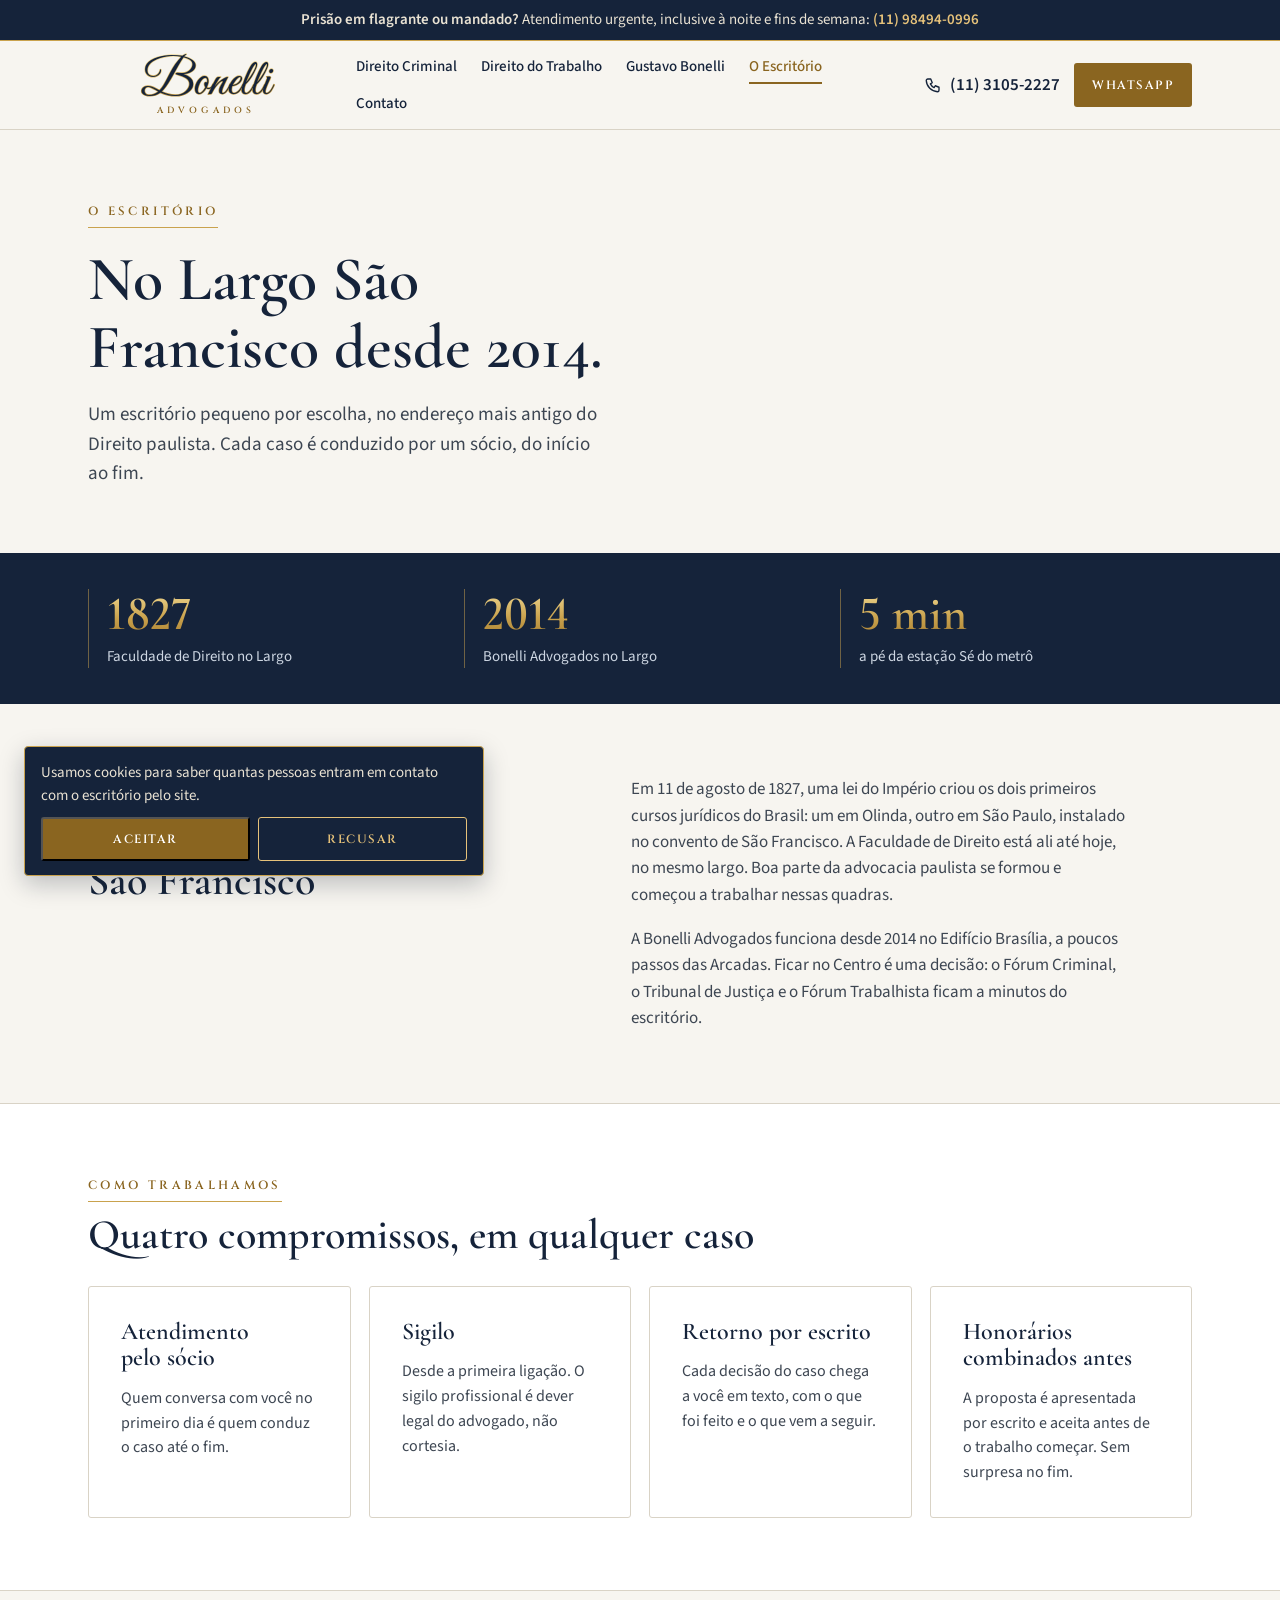
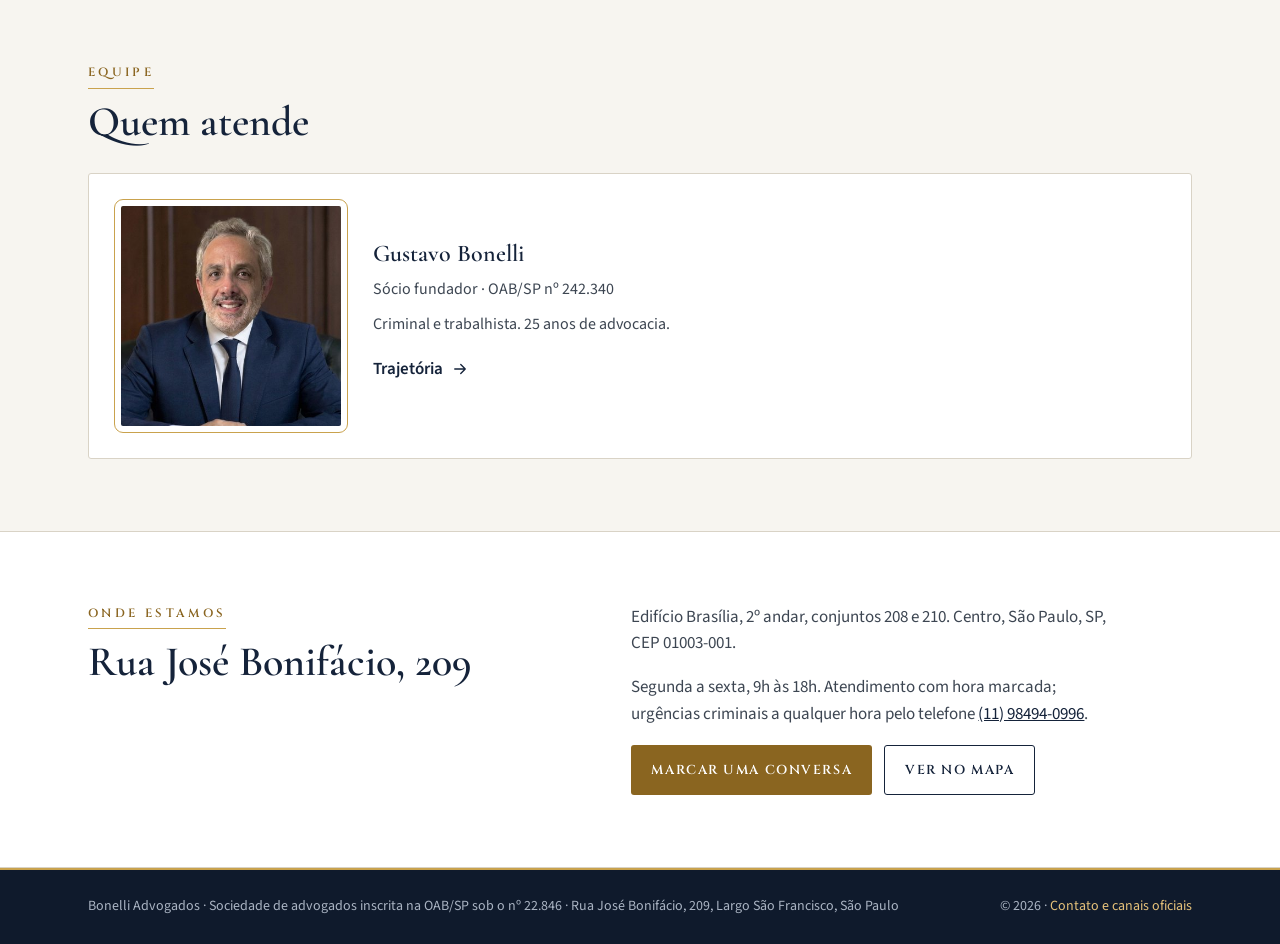
<file: escritorio.html>
<!doctype html>
<html lang="pt-BR">
<head>
<meta charset="utf-8">
<meta name="viewport" content="width=device-width, initial-scale=1, viewport-fit=cover">
<script async src="https://www.googletagmanager.com/gtag/js?id=AW-18543540122"></script>
<script>
window.dataLayer = window.dataLayer || [];
function gtag(){dataLayer.push(arguments);}
gtag('consent', 'default', {ad_storage: 'denied', ad_user_data: 'denied', ad_personalization: 'denied', analytics_storage: 'denied', wait_for_update: 500});
try { if (localStorage.getItem('bonelli-cookies') === 'sim') { gtag('consent', 'update', {ad_storage: 'granted', ad_user_data: 'granted', analytics_storage: 'granted'}); } } catch (e) {}
gtag('js', new Date());
gtag('config', 'AW-18543540122');
</script>
<meta name="robots" content="index, follow">
<meta name="description" content="A Bonelli Advogados funciona desde 2014 no Edifício Brasília, Rua José Bonifácio, 209, ao lado do Largo São Francisco, Centro de São Paulo.">
<meta name="theme-color" content="#15233a">
<title>O Escritório · Bonelli Advogados</title>
<link rel="canonical" href="https://bonelliadvogados.com.br/escritorio.html">
<meta property="og:type" content="website">
<meta property="og:locale" content="pt_BR">
<meta property="og:site_name" content="Bonelli Advogados">
<meta property="og:title" content="O Escritório · Bonelli Advogados">
<meta property="og:description" content="A Bonelli Advogados funciona desde 2014 no Edifício Brasília, Rua José Bonifácio, 209, ao lado do Largo São Francisco, Centro de São Paulo.">
<meta property="og:url" content="https://bonelliadvogados.com.br/escritorio.html">
<meta property="og:image" content="https://bonelliadvogados.com.br/assets/img/compartilhar.jpg">
<meta property="og:image:width" content="1200">
<meta property="og:image:height" content="630">
<link rel="preload" href="assets/fonts/cormorant-garamond-600.woff2" as="font" type="font/woff2" crossorigin>
<link rel="preload" href="assets/fonts/source-sans-3-400.woff2" as="font" type="font/woff2" crossorigin>
<link rel="stylesheet" href="assets/site.css?v=3">

</head>
<body>

<a class="urgencia" href="tel:+5511984940996"><strong>Prisão em flagrante ou mandado?</strong> <span class="so-pc">Atendimento urgente, inclusive à noite e fins de semana:</span><span class="so-cel">Atendimento 24 h:</span> <span class="tel">(11) 98494-0996</span></a>

<header class="topo">
  <div class="wrap topo-linha">
    <a class="logo" href="index.html" aria-label="Bonelli Advogados, página inicial">
      <svg role="img" aria-label="Bonelli Advogados" width="236" height="66" viewBox="0 0 236 66">
        <defs><linearGradient id="ouro" x1="0" y1="0" x2="0" y2="1"><stop offset="0" stop-color="#f3dc96"/><stop offset=".55" stop-color="#c9a24d"/><stop offset="1" stop-color="#8f6a22"/></linearGradient></defs>
        <text x="118" y="42" text-anchor="middle" font-family="'Great Vibes', 'Brush Script MT', cursive" font-size="50" fill="#15233a" stroke="url(#ouro)" stroke-width="1.3" paint-order="stroke fill" stroke-linejoin="round">Bonelli</text>
        <text x="118" y="61" text-anchor="middle" font-family="Cinzel, Georgia, serif" font-weight="600" font-size="9" letter-spacing="4.2" fill="#8a6520">ADVOGADOS</text>
      </svg>
    </a>
    <button class="menu-btn" type="button" aria-expanded="false" aria-controls="menu"><span class="barras"><span></span></span>Menu</button>
    <div class="topo-acoes">
      <nav aria-label="Principal">
        <a href="criminal.html">Direito Criminal</a>
        <a href="trabalhista.html">Direito do Trabalho</a>
        <a href="gustavo-bonelli.html">Gustavo Bonelli</a>
        <a href="escritorio.html" aria-current="page">O Escritório</a>
        <a href="contato.html">Contato</a>
      </nav>
      <div class="contato-topo">
        <a class="fone num" href="tel:+551131052227"><svg aria-hidden="true" viewBox="0 0 24 24" fill="none" stroke="currentColor" stroke-width="1.8" stroke-linecap="round" stroke-linejoin="round"><path d="M5 4h4l2 5-2.5 1.5a11 11 0 0 0 5 5L15 13l5 2v4a2 2 0 0 1-2 2A16 16 0 0 1 3 6a2 2 0 0 1 2-2"/></svg>(11) 3105-2227</a>
        <a class="btn btn-ouro" href="https://wa.me/5511984940996?text=Ol%C3%A1%21%20Vim%20pelo%20site%20da%20Bonelli%20Advogados%20e%20gostaria%20de%20falar%20com%20o%20escrit%C3%B3rio." target="_blank" rel="noopener">WhatsApp</a>
      </div>
    </div>
  </div>
  <div class="menu wrap" id="menu">
    <nav aria-label="Principal no celular">
        <a href="index.html">Início</a>
        <a href="criminal.html">Direito Criminal</a>
        <a href="trabalhista.html">Direito do Trabalho</a>
        <a href="gustavo-bonelli.html">Gustavo Bonelli</a>
        <a href="escritorio.html" aria-current="page">O Escritório</a>
        <a href="contato.html">Contato</a>
    </nav>
    <div class="contatos">
      <a class="btn btn-linha" href="tel:+551131052227"><span>Escritório: <span class="num">(11) 3105-2227</span></span></a>
    </div>
  </div>
</header>

<main>

<section class="abertura">
  <div class="wrap pilha">
    <span class="olho">O escritório</span>
    <h1 style="max-width: 20ch">No Largo São Francisco desde 2014.</h1>
    <p class="lead">Um escritório pequeno por escolha, no endereço mais antigo do Direito paulista. Cada caso é conduzido por um sócio, do início ao fim.</p>
  </div>
</section>

<section class="secao-azul" aria-label="Fatos" style="padding-block: 36px">
  <div class="wrap fatos">
    <div class="fato"><b class="num">1827</b><span>Faculdade de Direito no Largo</span></div>
    <div class="fato"><b class="num">2014</b><span>Bonelli Advogados no Largo</span></div>
    <div class="fato"><b class="num">5 min</b><span>a pé da estação Sé do metrô</span></div>
  </div>
</section>

<section class="secao">
  <div class="wrap duas">
    <div class="pilha-p">
      <span class="olho">O endereço</span>
      <h2>Por que o Largo São Francisco</h2>
    </div>
    <div class="pilha">
      <p class="texto">Em 11 de agosto de 1827, uma lei do Império criou os dois primeiros cursos jurídicos do Brasil: um em Olinda, outro em São Paulo, instalado no convento de São Francisco. A Faculdade de Direito está ali até hoje, no mesmo largo. Boa parte da advocacia paulista se formou e começou a trabalhar nessas quadras.</p>
      <p class="texto">A Bonelli Advogados funciona desde 2014 no Edifício Brasília, a poucos passos das Arcadas. Ficar no Centro é uma decisão: o Fórum Criminal, o Tribunal de Justiça e o Fórum Trabalhista ficam a minutos do escritório.</p>
    </div>
  </div>
</section>

<section class="secao secao-branca">
  <div class="wrap pilha" style="gap: 28px">
    <div class="pilha-p">
      <span class="olho">Como trabalhamos</span>
      <h2>Quatro compromissos, em qualquer caso</h2>
    </div>
    <div class="grade grade-4">
      <article class="cartao"><h3>Atendimento pelo sócio</h3><p>Quem conversa com você no primeiro dia é quem conduz o caso até o fim.</p></article>
      <article class="cartao"><h3>Sigilo</h3><p>Desde a primeira ligação. O sigilo profissional é dever legal do advogado, não cortesia.</p></article>
      <article class="cartao"><h3>Retorno por escrito</h3><p>Cada decisão do caso chega a você em texto, com o que foi feito e o que vem a seguir.</p></article>
      <article class="cartao"><h3>Honorários combinados antes</h3><p>A proposta é apresentada por escrito e aceita antes de o trabalho começar. Sem surpresa no fim.</p></article>
    </div>
  </div>
</section>

<section class="secao">
  <div class="wrap pilha" style="gap: 28px">
    <div class="pilha-p">
      <span class="olho">Equipe</span>
      <h2>Quem atende</h2>
    </div>
    <article class="cartao pessoa">
      <img src="assets/img/gustavo-sorriso-640.jpg" srcset="assets/img/gustavo-sorriso-400.jpg 400w, assets/img/gustavo-sorriso-640.jpg 640w" sizes="(min-width: 600px) 220px, 280px" width="640" height="640" alt="Gustavo Bonelli" loading="lazy">
      <div class="pilha-p">
        <h3>Gustavo Bonelli</h3>
        <p>Sócio fundador · OAB/SP nº 242.340</p>
        <p>Criminal e trabalhista. 25 anos de advocacia.</p>
        <a class="seta" href="gustavo-bonelli.html">Trajetória <svg aria-hidden="true" viewBox="0 0 24 24" fill="none" stroke="currentColor" stroke-width="1.8" stroke-linecap="round" stroke-linejoin="round"><path d="M5 12h14M13 6l6 6-6 6"/></svg></a>
      </div>
    </article>
  </div>
</section>

<section class="secao secao-branca">
  <div class="wrap duas">
    <div class="pilha-p">
      <span class="olho">Onde estamos</span>
      <h2>Rua José Bonifácio, 209</h2>
    </div>
    <div class="pilha">
      <p class="texto">Edifício Brasília, 2º andar, conjuntos 208 e 210. Centro, São Paulo, SP, CEP 01003-001.</p>
      <p class="texto">Segunda a sexta, 9h às 18h. Atendimento com hora marcada; urgências criminais a qualquer hora pelo telefone <a href="tel:+5511984940996" class="num">(11) 98494-0996</a>.</p>
      <div class="botoes">
        <a class="btn btn-ouro" href="contato.html">Marcar uma conversa</a>
        <a class="btn btn-linha" href="https://www.google.com/maps/search/?api=1&amp;query=Rua+Jos%C3%A9+Bonif%C3%A1cio+209+S%C3%A3o+Paulo" target="_blank" rel="noopener">Ver no mapa</a>
      </div>
    </div>
  </div>
</section>

</main>

<footer class="rodape">
  <div class="wrap">
    <span>Bonelli Advogados · Sociedade de advogados inscrita na OAB/SP sob o nº 22.846 · Rua José Bonifácio, 209, Largo São Francisco, São Paulo</span>
    <span>© 2026 · <a href="contato.html">Contato e canais oficiais</a></span>
  </div>
</footer>

<div class="barra-contato" role="navigation" aria-label="Contato rápido">
  <a class="btn btn-ouro" href="tel:+5511984940996"><svg aria-hidden="true" viewBox="0 0 24 24" fill="none" stroke="currentColor" stroke-width="1.8" stroke-linecap="round" stroke-linejoin="round"><path d="M5 4h4l2 5-2.5 1.5a11 11 0 0 0 5 5L15 13l5 2v4a2 2 0 0 1-2 2A16 16 0 0 1 3 6a2 2 0 0 1 2-2"/></svg>Ligar 24 h</a>
  <a class="btn btn-linha" href="https://wa.me/5511984940996?text=Ol%C3%A1%21%20Vim%20pelo%20site%20da%20Bonelli%20Advogados%20e%20gostaria%20de%20falar%20com%20o%20escrit%C3%B3rio." target="_blank" rel="noopener"><svg aria-hidden="true" viewBox="0 0 24 24" fill="none" stroke="currentColor" stroke-width="1.8" stroke-linecap="round" stroke-linejoin="round"><path d="M4 20l1.3-3.9A8 8 0 1 1 8 19.1L4 20z"/><path d="M9.5 9.5c.3 1.6 1.4 3 3 3.8l1-1 2 .8c0 1-.8 1.7-1.8 1.6a6.5 6.5 0 0 1-5.6-5.6c0-1 .7-1.8 1.6-1.8l.8 2-1 1z"/></svg>WhatsApp</a>
</div>

<script src="assets/site.js?v=3" defer></script>
</body>
</html>
</file>
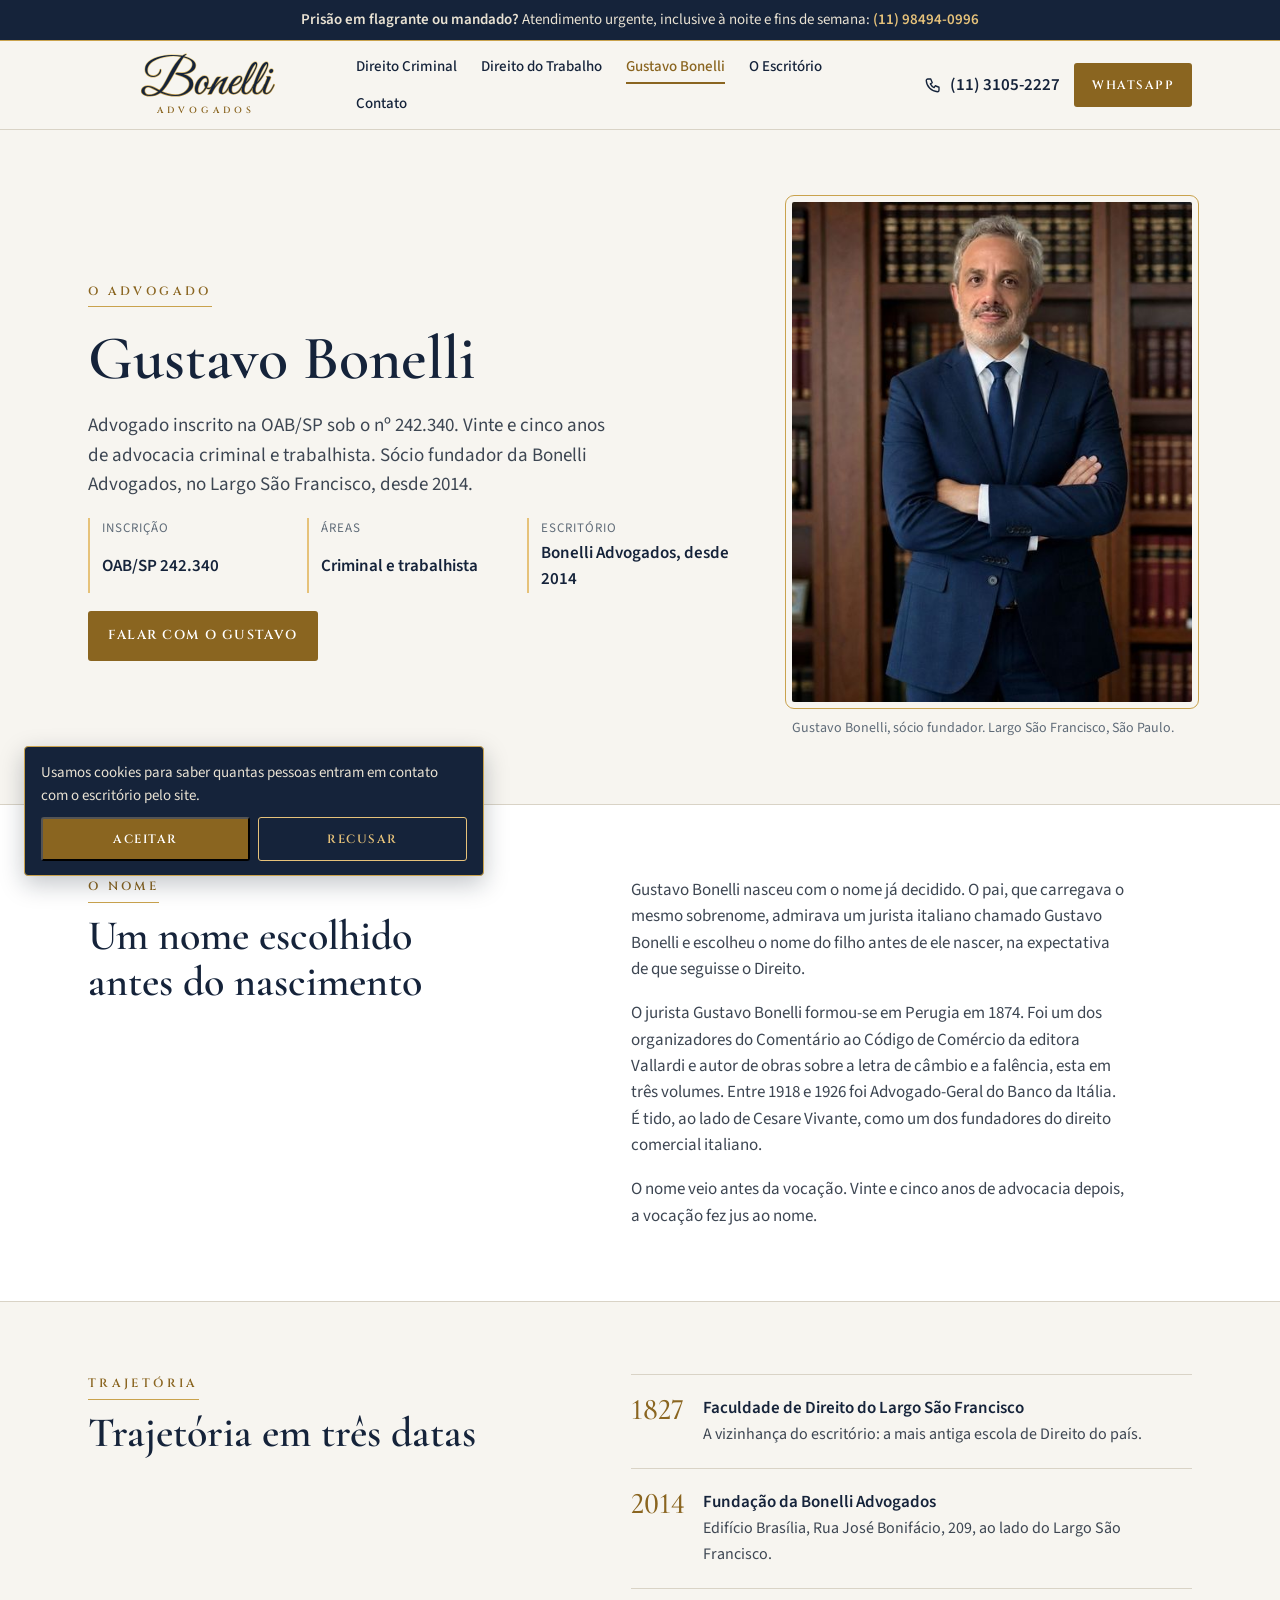
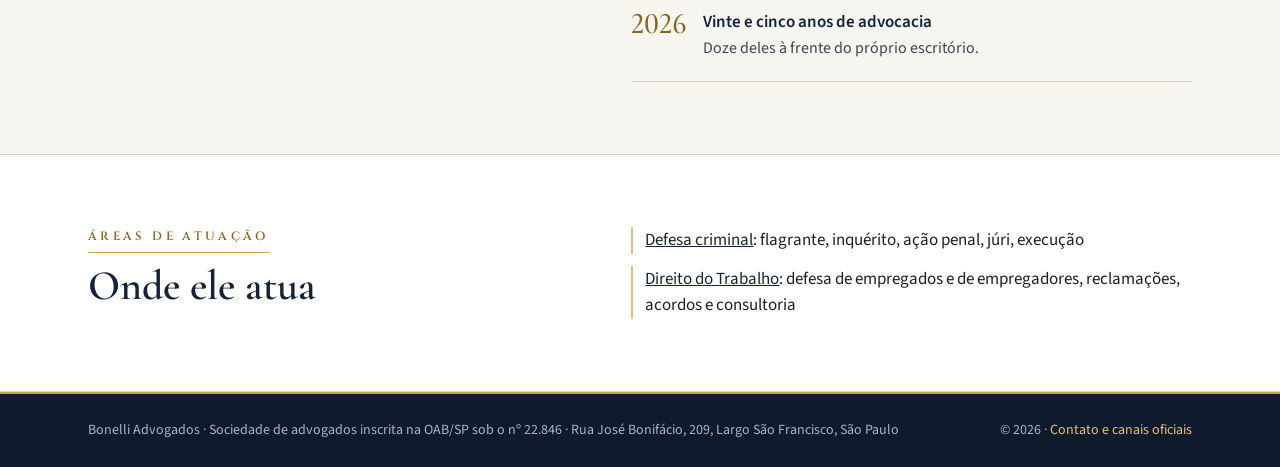
<file: gustavo-bonelli.html>
<!doctype html>
<html lang="pt-BR">
<head>
<meta charset="utf-8">
<meta name="viewport" content="width=device-width, initial-scale=1, viewport-fit=cover">
<script async src="https://www.googletagmanager.com/gtag/js?id=AW-18543540122"></script>
<script>
window.dataLayer = window.dataLayer || [];
function gtag(){dataLayer.push(arguments);}
gtag('consent', 'default', {ad_storage: 'denied', ad_user_data: 'denied', ad_personalization: 'denied', analytics_storage: 'denied', wait_for_update: 500});
try { if (localStorage.getItem('bonelli-cookies') === 'sim') { gtag('consent', 'update', {ad_storage: 'granted', ad_user_data: 'granted', analytics_storage: 'granted'}); } } catch (e) {}
gtag('js', new Date());
gtag('config', 'AW-18543540122');
</script>
<meta name="robots" content="index, follow">
<meta name="description" content="Gustavo Bonelli, OAB/SP 242.340: 25 anos de advocacia criminal e trabalhista, sócio fundador da Bonelli Advogados no Largo São Francisco.">
<meta name="theme-color" content="#15233a">
<title>Gustavo Bonelli · Bonelli Advogados</title>
<link rel="canonical" href="https://bonelliadvogados.com.br/gustavo-bonelli.html">
<meta property="og:type" content="website">
<meta property="og:locale" content="pt_BR">
<meta property="og:site_name" content="Bonelli Advogados">
<meta property="og:title" content="Gustavo Bonelli · Bonelli Advogados">
<meta property="og:description" content="Gustavo Bonelli, OAB/SP 242.340: 25 anos de advocacia criminal e trabalhista, sócio fundador da Bonelli Advogados no Largo São Francisco.">
<meta property="og:url" content="https://bonelliadvogados.com.br/gustavo-bonelli.html">
<meta property="og:image" content="https://bonelliadvogados.com.br/assets/img/compartilhar.jpg">
<meta property="og:image:width" content="1200">
<meta property="og:image:height" content="630">
<link rel="preload" href="assets/fonts/cormorant-garamond-600.woff2" as="font" type="font/woff2" crossorigin>
<link rel="preload" href="assets/fonts/source-sans-3-400.woff2" as="font" type="font/woff2" crossorigin>
<link rel="stylesheet" href="assets/site.css?v=3">

</head>
<body>

<a class="urgencia" href="tel:+5511984940996"><strong>Prisão em flagrante ou mandado?</strong> <span class="so-pc">Atendimento urgente, inclusive à noite e fins de semana:</span><span class="so-cel">Atendimento 24 h:</span> <span class="tel">(11) 98494-0996</span></a>

<header class="topo">
  <div class="wrap topo-linha">
    <a class="logo" href="index.html" aria-label="Bonelli Advogados, página inicial">
      <svg role="img" aria-label="Bonelli Advogados" width="236" height="66" viewBox="0 0 236 66">
        <defs><linearGradient id="ouro" x1="0" y1="0" x2="0" y2="1"><stop offset="0" stop-color="#f3dc96"/><stop offset=".55" stop-color="#c9a24d"/><stop offset="1" stop-color="#8f6a22"/></linearGradient></defs>
        <text x="118" y="42" text-anchor="middle" font-family="'Great Vibes', 'Brush Script MT', cursive" font-size="50" fill="#15233a" stroke="url(#ouro)" stroke-width="1.3" paint-order="stroke fill" stroke-linejoin="round">Bonelli</text>
        <text x="118" y="61" text-anchor="middle" font-family="Cinzel, Georgia, serif" font-weight="600" font-size="9" letter-spacing="4.2" fill="#8a6520">ADVOGADOS</text>
      </svg>
    </a>
    <button class="menu-btn" type="button" aria-expanded="false" aria-controls="menu"><span class="barras"><span></span></span>Menu</button>
    <div class="topo-acoes">
      <nav aria-label="Principal">
        <a href="criminal.html">Direito Criminal</a>
        <a href="trabalhista.html">Direito do Trabalho</a>
        <a href="gustavo-bonelli.html" aria-current="page">Gustavo Bonelli</a>
        <a href="escritorio.html">O Escritório</a>
        <a href="contato.html">Contato</a>
      </nav>
      <div class="contato-topo">
        <a class="fone num" href="tel:+551131052227"><svg aria-hidden="true" viewBox="0 0 24 24" fill="none" stroke="currentColor" stroke-width="1.8" stroke-linecap="round" stroke-linejoin="round"><path d="M5 4h4l2 5-2.5 1.5a11 11 0 0 0 5 5L15 13l5 2v4a2 2 0 0 1-2 2A16 16 0 0 1 3 6a2 2 0 0 1 2-2"/></svg>(11) 3105-2227</a>
        <a class="btn btn-ouro" href="https://wa.me/5511984940996?text=Ol%C3%A1%21%20Vim%20pelo%20site%20da%20Bonelli%20Advogados%20e%20gostaria%20de%20falar%20com%20o%20escrit%C3%B3rio." target="_blank" rel="noopener">WhatsApp</a>
      </div>
    </div>
  </div>
  <div class="menu wrap" id="menu">
    <nav aria-label="Principal no celular">
        <a href="index.html">Início</a>
        <a href="criminal.html">Direito Criminal</a>
        <a href="trabalhista.html">Direito do Trabalho</a>
        <a href="gustavo-bonelli.html" aria-current="page">Gustavo Bonelli</a>
        <a href="escritorio.html">O Escritório</a>
        <a href="contato.html">Contato</a>
    </nav>
    <div class="contatos">
      <a class="btn btn-linha" href="tel:+551131052227"><span>Escritório: <span class="num">(11) 3105-2227</span></span></a>
    </div>
  </div>
</header>

<main>

<section class="abertura">
  <div class="wrap abertura-grade">
    <div class="pilha">
      <span class="olho">O advogado</span>
      <h1>Gustavo Bonelli</h1>
      <p class="lead">Advogado inscrito na OAB/SP sob o nº 242.340. Vinte e cinco anos de advocacia criminal e trabalhista. Sócio fundador da Bonelli Advogados, no Largo São Francisco, desde 2014.</p>
      <dl class="mini-dados">
        <div><dt>Inscrição</dt><dd>OAB/SP 242.340</dd></div>
        <div><dt>Áreas</dt><dd>Criminal e trabalhista</dd></div>
        <div><dt>Escritório</dt><dd>Bonelli Advogados, desde 2014</dd></div>
      </dl>
      <div class="botoes"><a class="btn btn-ouro" href="contato.html">Falar com o Gustavo</a></div>
    </div>
    <figure class="retrato">
      <img src="assets/img/gustavo-retrato-800.jpg" srcset="assets/img/gustavo-retrato-480.jpg 480w, assets/img/gustavo-retrato-800.jpg 800w" sizes="(min-width: 960px) 400px, (min-width: 460px) 420px, 100vw" width="800" height="1000" alt="Retrato de Gustavo Bonelli" fetchpriority="high">
      <figcaption>Gustavo Bonelli, sócio fundador. Largo São Francisco, São Paulo.</figcaption>
    </figure>
  </div>
</section>

<section class="secao secao-branca">
  <div class="wrap duas">
    <div class="pilha-p">
      <span class="olho">O nome</span>
      <h2>Um nome escolhido antes do nascimento</h2>
    </div>
    <div class="pilha">
      <p class="texto">Gustavo Bonelli nasceu com o nome já decidido. O pai, que carregava o mesmo sobrenome, admirava um jurista italiano chamado Gustavo Bonelli e escolheu o nome do filho antes de ele nascer, na expectativa de que seguisse o Direito.</p>
      <p class="texto">O jurista Gustavo Bonelli formou-se em Perugia em 1874. Foi um dos organizadores do Comentário ao Código de Comércio da editora Vallardi e autor de obras sobre a letra de câmbio e a falência, esta em três volumes. Entre 1918 e 1926 foi Advogado-Geral do Banco da Itália. É tido, ao lado de Cesare Vivante, como um dos fundadores do direito comercial italiano.</p>
      <p class="texto">O nome veio antes da vocação. Vinte e cinco anos de advocacia depois, a vocação fez jus ao nome.</p>
    </div>
  </div>
</section>

<section class="secao">
  <div class="wrap duas">
    <div class="pilha-p">
      <span class="olho">Trajetória</span>
      <h2>Trajetória em três datas</h2>
    </div>
    <ol class="etapas linha-tempo">
      <li><span class="n">1827</span><div><strong>Faculdade de Direito do Largo São Francisco</strong><span>A vizinhança do escritório: a mais antiga escola de Direito do país.</span></div></li>
      <li><span class="n">2014</span><div><strong>Fundação da Bonelli Advogados</strong><span>Edifício Brasília, Rua José Bonifácio, 209, ao lado do Largo São Francisco.</span></div></li>
      <li><span class="n">2026</span><div><strong>Vinte e cinco anos de advocacia</strong><span>Doze deles à frente do próprio escritório.</span></div></li>
    </ol>
  </div>
</section>

<section class="secao secao-branca">
  <div class="wrap duas">
    <div class="pilha-p">
      <span class="olho">Áreas de atuação</span>
      <h2>Onde ele atua</h2>
    </div>
    <div class="pilha">
      <ul class="lista-ouro" style="grid-template-columns: 1fr; font-size: 17px; gap: 12px">
        <li><a href="criminal.html">Defesa criminal</a>: flagrante, inquérito, ação penal, júri, execução</li>
        <li><a href="trabalhista.html">Direito do Trabalho</a>: defesa de empregados e de empregadores, reclamações, acordos e consultoria</li>
      </ul>
    </div>
  </div>
</section>

</main>

<footer class="rodape">
  <div class="wrap">
    <span>Bonelli Advogados · Sociedade de advogados inscrita na OAB/SP sob o nº 22.846 · Rua José Bonifácio, 209, Largo São Francisco, São Paulo</span>
    <span>© 2026 · <a href="contato.html">Contato e canais oficiais</a></span>
  </div>
</footer>

<div class="barra-contato" role="navigation" aria-label="Contato rápido">
  <a class="btn btn-ouro" href="tel:+5511984940996"><svg aria-hidden="true" viewBox="0 0 24 24" fill="none" stroke="currentColor" stroke-width="1.8" stroke-linecap="round" stroke-linejoin="round"><path d="M5 4h4l2 5-2.5 1.5a11 11 0 0 0 5 5L15 13l5 2v4a2 2 0 0 1-2 2A16 16 0 0 1 3 6a2 2 0 0 1 2-2"/></svg>Ligar 24 h</a>
  <a class="btn btn-linha" href="https://wa.me/5511984940996?text=Ol%C3%A1%21%20Vim%20pelo%20site%20da%20Bonelli%20Advogados%20e%20gostaria%20de%20falar%20com%20o%20escrit%C3%B3rio." target="_blank" rel="noopener"><svg aria-hidden="true" viewBox="0 0 24 24" fill="none" stroke="currentColor" stroke-width="1.8" stroke-linecap="round" stroke-linejoin="round"><path d="M4 20l1.3-3.9A8 8 0 1 1 8 19.1L4 20z"/><path d="M9.5 9.5c.3 1.6 1.4 3 3 3.8l1-1 2 .8c0 1-.8 1.7-1.8 1.6a6.5 6.5 0 0 1-5.6-5.6c0-1 .7-1.8 1.6-1.8l.8 2-1 1z"/></svg>WhatsApp</a>
</div>

<script src="assets/site.js?v=3" defer></script>
</body>
</html>
</file>
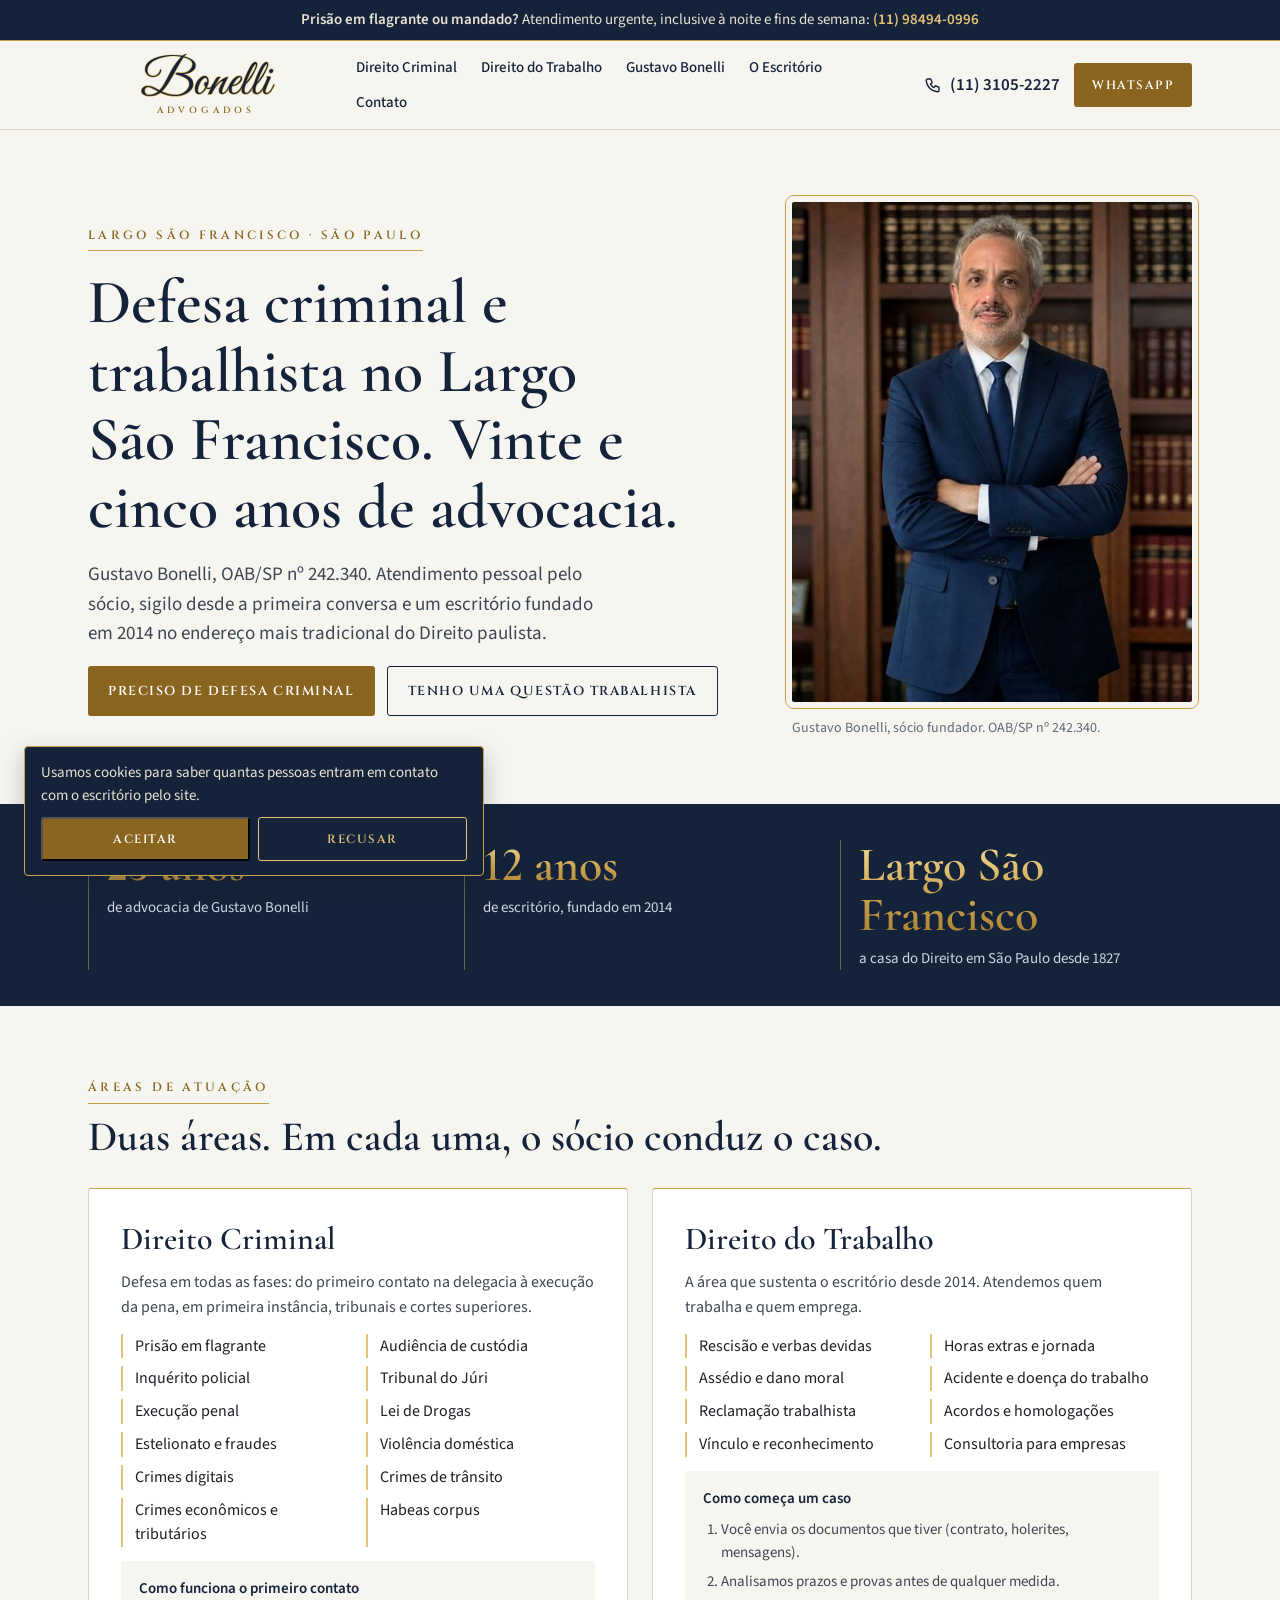
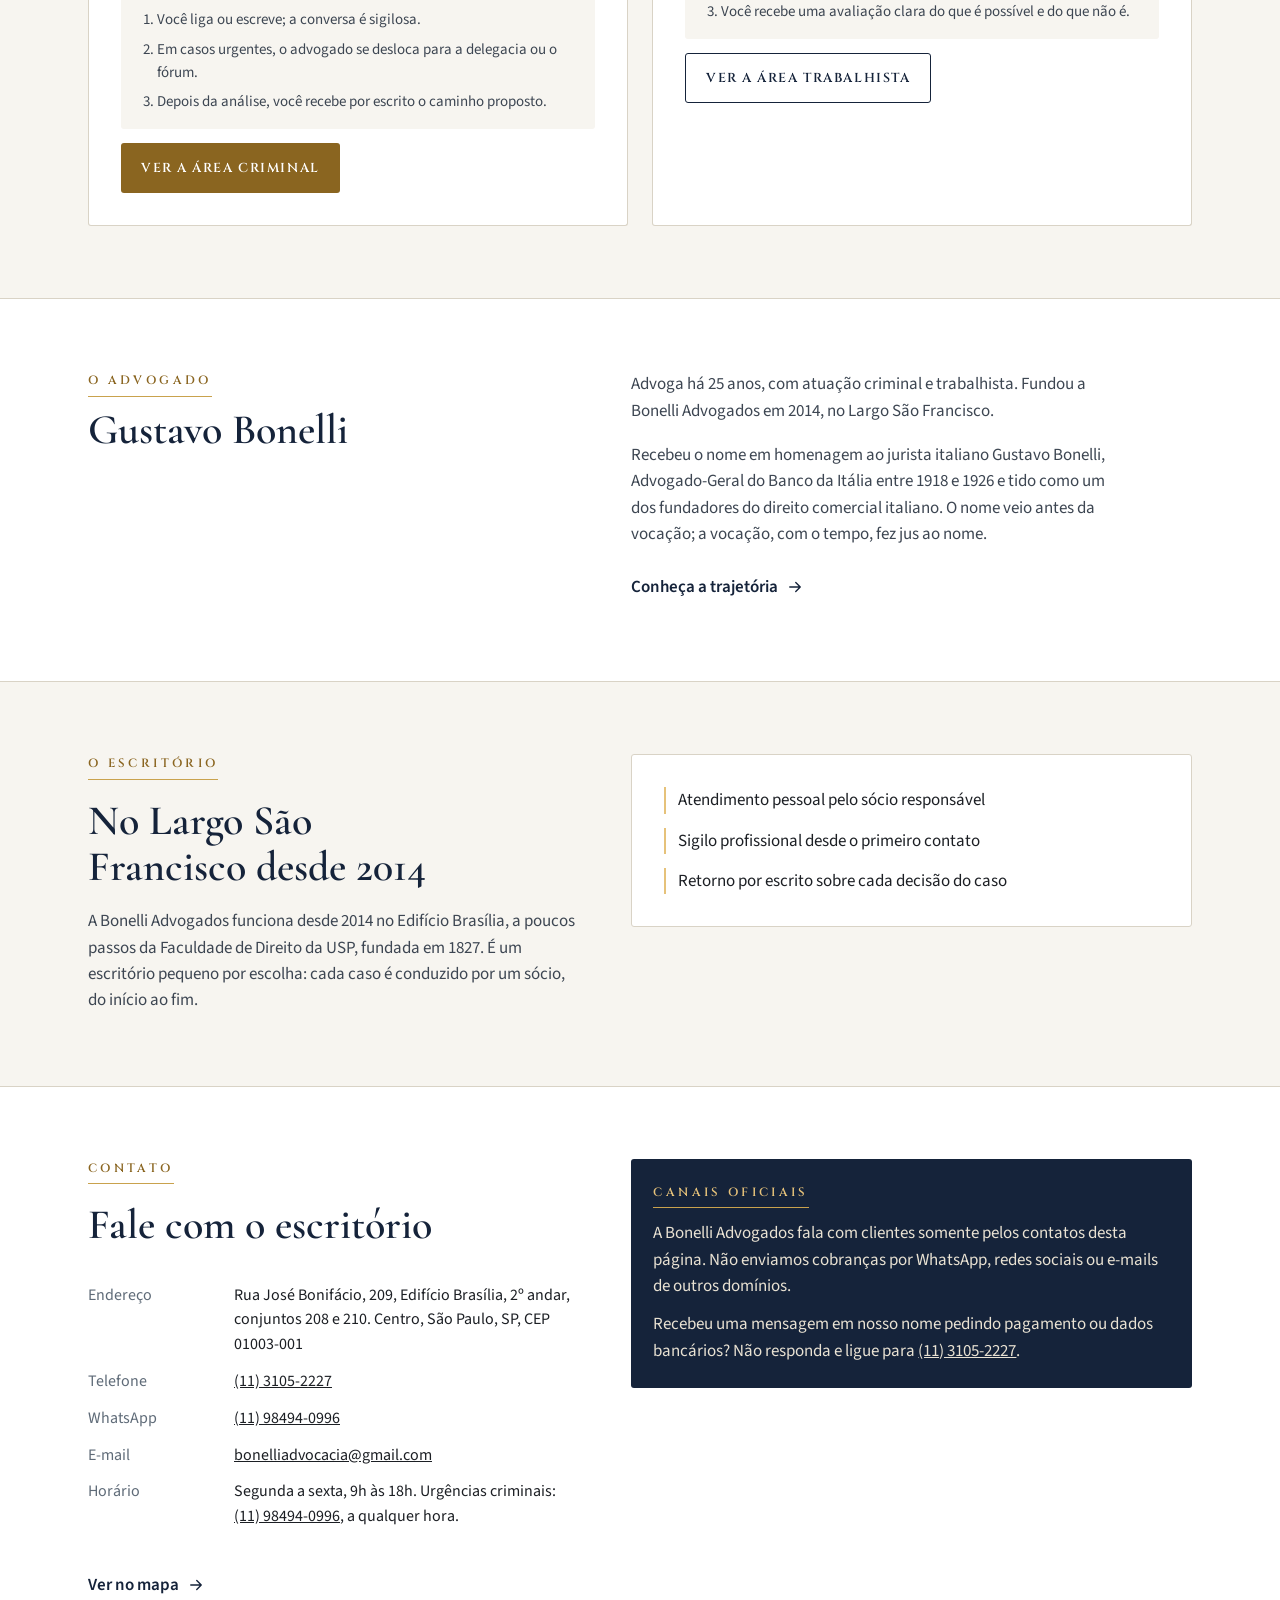
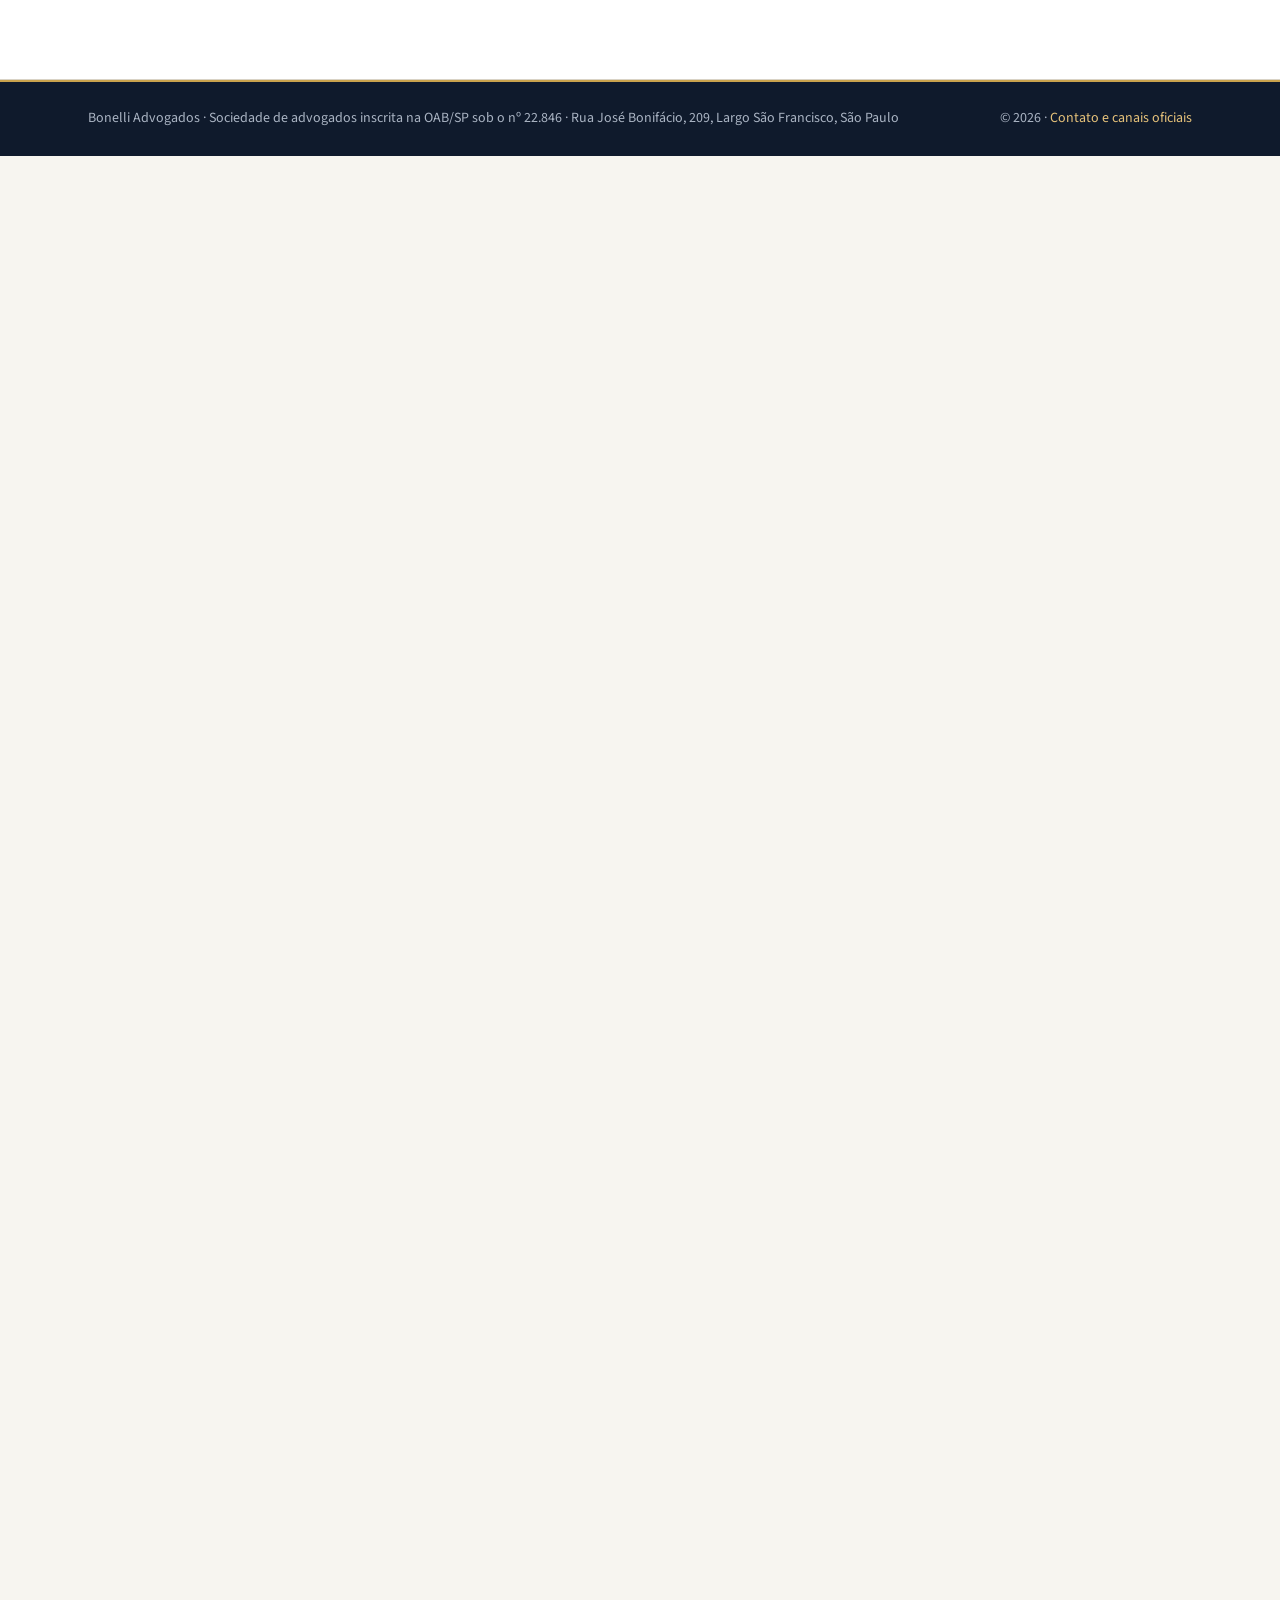
<file: publicacoes.html>
<!doctype html>
<html lang="pt-BR">
<head>
<meta charset="utf-8">
<meta name="robots" content="noindex, follow">
<meta http-equiv="refresh" content="0; url=index.html">
<link rel="canonical" href="https://bonelliadvogados.com.br/">
<title>Bonelli Advogados</title>
</head>
<body>
<p>Esta página ainda não está disponível. <a href="index.html">Ir para o início</a>.</p>
</body>
</html>
</file>
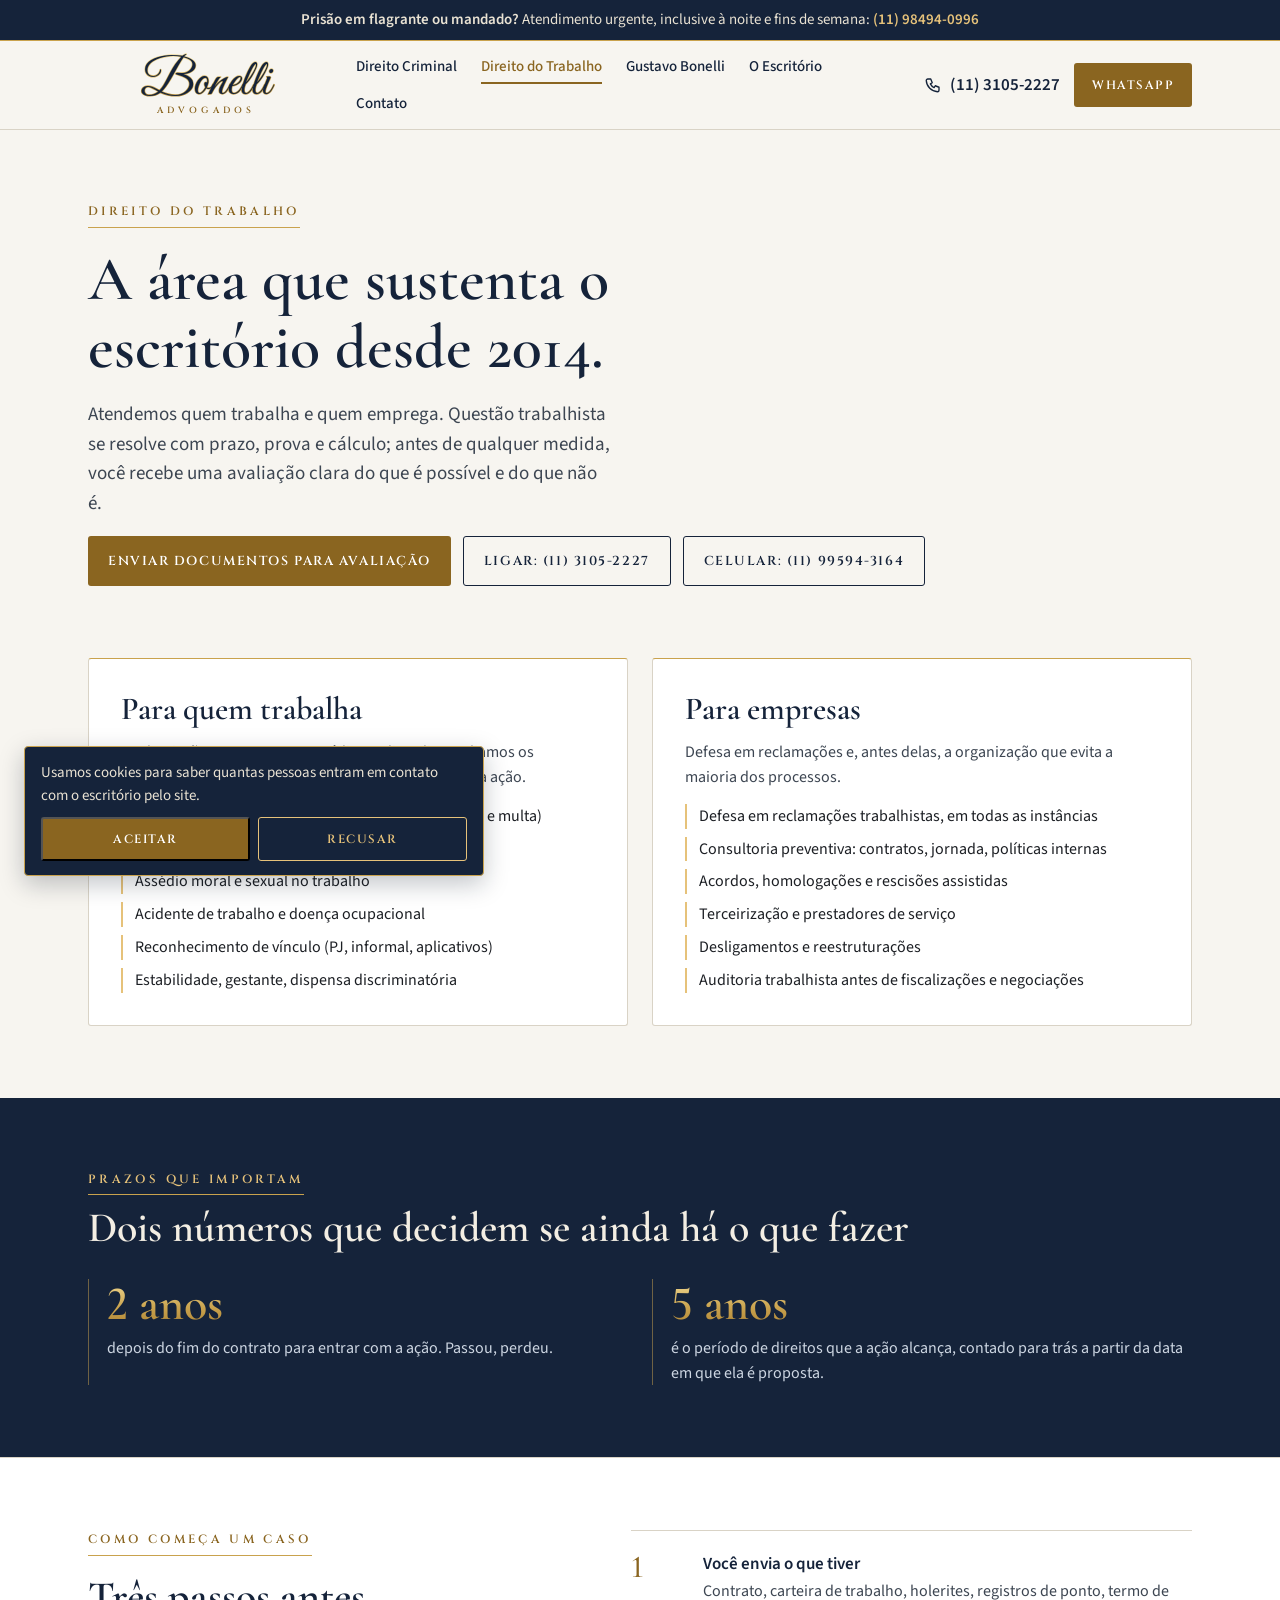
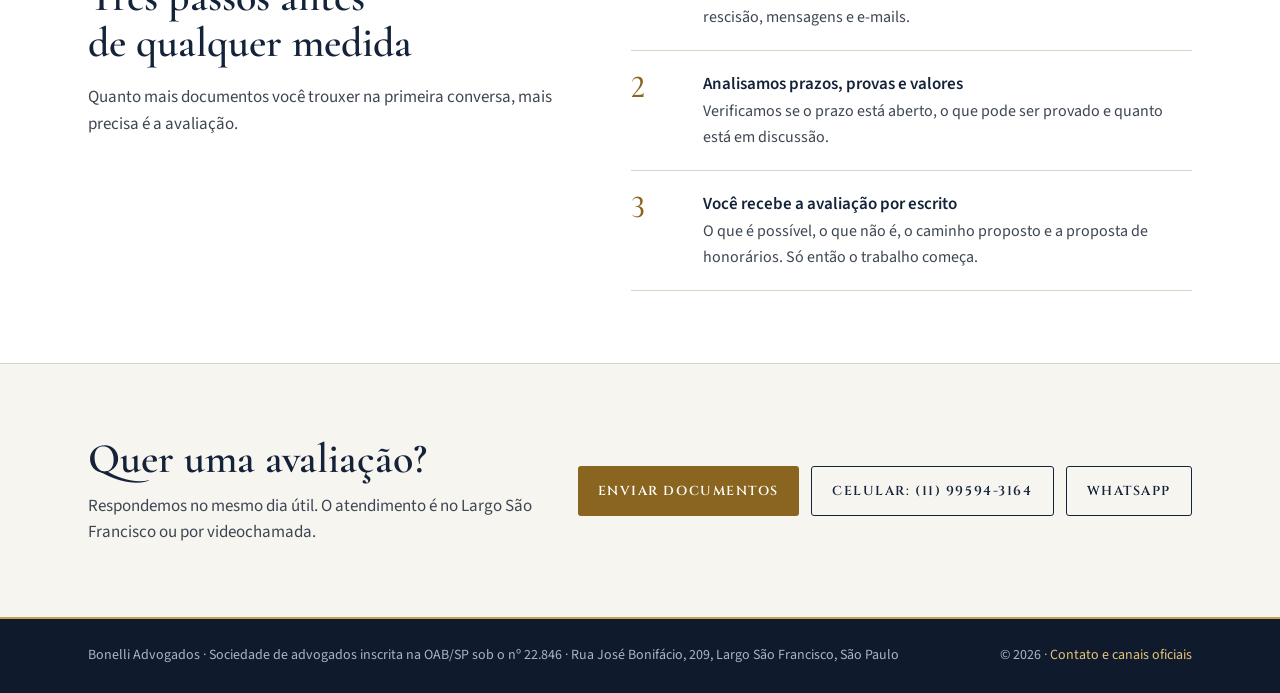
<file: trabalhista.html>
<!doctype html>
<html lang="pt-BR">
<head>
<meta charset="utf-8">
<meta name="viewport" content="width=device-width, initial-scale=1, viewport-fit=cover">
<script async src="https://www.googletagmanager.com/gtag/js?id=AW-18543540122"></script>
<script>
window.dataLayer = window.dataLayer || [];
function gtag(){dataLayer.push(arguments);}
gtag('consent', 'default', {ad_storage: 'denied', ad_user_data: 'denied', ad_personalization: 'denied', analytics_storage: 'denied', wait_for_update: 500});
try { if (localStorage.getItem('bonelli-cookies') === 'sim') { gtag('consent', 'update', {ad_storage: 'granted', ad_user_data: 'granted', analytics_storage: 'granted'}); } } catch (e) {}
gtag('js', new Date());
gtag('config', 'AW-18543540122');
</script>
<meta name="robots" content="index, follow">
<meta name="description" content="Direito do Trabalho para quem trabalha e para empresas: rescisão, horas extras, assédio, acidente, vínculo, defesa e consultoria. Bonelli Advogados, Largo São Francisco, São Paulo.">
<meta name="theme-color" content="#15233a">
<title>Direito do Trabalho · Bonelli Advogados</title>
<link rel="canonical" href="https://bonelliadvogados.com.br/trabalhista.html">
<meta property="og:type" content="website">
<meta property="og:locale" content="pt_BR">
<meta property="og:site_name" content="Bonelli Advogados">
<meta property="og:title" content="Direito do Trabalho · Bonelli Advogados">
<meta property="og:description" content="Direito do Trabalho para quem trabalha e para empresas: rescisão, horas extras, assédio, acidente, vínculo, defesa e consultoria. Bonelli Advogados, Largo São Francisco, São Paulo.">
<meta property="og:url" content="https://bonelliadvogados.com.br/trabalhista.html">
<meta property="og:image" content="https://bonelliadvogados.com.br/assets/img/compartilhar.jpg">
<meta property="og:image:width" content="1200">
<meta property="og:image:height" content="630">
<link rel="preload" href="assets/fonts/cormorant-garamond-600.woff2" as="font" type="font/woff2" crossorigin>
<link rel="preload" href="assets/fonts/source-sans-3-400.woff2" as="font" type="font/woff2" crossorigin>
<link rel="stylesheet" href="assets/site.css?v=3">

</head>
<body>

<a class="urgencia" href="tel:+5511984940996"><strong>Prisão em flagrante ou mandado?</strong> <span class="so-pc">Atendimento urgente, inclusive à noite e fins de semana:</span><span class="so-cel">Atendimento 24 h:</span> <span class="tel">(11) 98494-0996</span></a>

<header class="topo">
  <div class="wrap topo-linha">
    <a class="logo" href="index.html" aria-label="Bonelli Advogados, página inicial">
      <svg role="img" aria-label="Bonelli Advogados" width="236" height="66" viewBox="0 0 236 66">
        <defs><linearGradient id="ouro" x1="0" y1="0" x2="0" y2="1"><stop offset="0" stop-color="#f3dc96"/><stop offset=".55" stop-color="#c9a24d"/><stop offset="1" stop-color="#8f6a22"/></linearGradient></defs>
        <text x="118" y="42" text-anchor="middle" font-family="'Great Vibes', 'Brush Script MT', cursive" font-size="50" fill="#15233a" stroke="url(#ouro)" stroke-width="1.3" paint-order="stroke fill" stroke-linejoin="round">Bonelli</text>
        <text x="118" y="61" text-anchor="middle" font-family="Cinzel, Georgia, serif" font-weight="600" font-size="9" letter-spacing="4.2" fill="#8a6520">ADVOGADOS</text>
      </svg>
    </a>
    <button class="menu-btn" type="button" aria-expanded="false" aria-controls="menu"><span class="barras"><span></span></span>Menu</button>
    <div class="topo-acoes">
      <nav aria-label="Principal">
        <a href="criminal.html">Direito Criminal</a>
        <a href="trabalhista.html" aria-current="page">Direito do Trabalho</a>
        <a href="gustavo-bonelli.html">Gustavo Bonelli</a>
        <a href="escritorio.html">O Escritório</a>
        <a href="contato.html">Contato</a>
      </nav>
      <div class="contato-topo">
        <a class="fone num" href="tel:+551131052227"><svg aria-hidden="true" viewBox="0 0 24 24" fill="none" stroke="currentColor" stroke-width="1.8" stroke-linecap="round" stroke-linejoin="round"><path d="M5 4h4l2 5-2.5 1.5a11 11 0 0 0 5 5L15 13l5 2v4a2 2 0 0 1-2 2A16 16 0 0 1 3 6a2 2 0 0 1 2-2"/></svg>(11) 3105-2227</a>
        <a class="btn btn-ouro" href="https://wa.me/5511995943164?text=Ol%C3%A1%21%20Vim%20pelo%20site%20da%20Bonelli%20Advogados%20e%20preciso%20falar%20sobre%20uma%20quest%C3%A3o%20trabalhista." target="_blank" rel="noopener">WhatsApp</a>
      </div>
    </div>
  </div>
  <div class="menu wrap" id="menu">
    <nav aria-label="Principal no celular">
        <a href="index.html">Início</a>
        <a href="criminal.html">Direito Criminal</a>
        <a href="trabalhista.html" aria-current="page">Direito do Trabalho</a>
        <a href="gustavo-bonelli.html">Gustavo Bonelli</a>
        <a href="escritorio.html">O Escritório</a>
        <a href="contato.html">Contato</a>
    </nav>
    <div class="contatos">
      <a class="btn btn-linha" href="tel:+551131052227"><span>Escritório: <span class="num">(11) 3105-2227</span></span></a>
      <a class="btn btn-linha" href="tel:+5511995943164"><span>Celular trabalhista: <span class="num">(11) 99594-3164</span></span></a>
    </div>
  </div>
</header>

<main>

<section class="abertura">
  <div class="wrap pilha">
    <span class="olho">Direito do Trabalho</span>
    <h1 style="max-width: 22ch">A área que sustenta o escritório desde 2014.</h1>
    <p class="lead">Atendemos quem trabalha e quem emprega. Questão trabalhista se resolve com prazo, prova e cálculo; antes de qualquer medida, você recebe uma avaliação clara do que é possível e do que não é.</p>
    <div class="botoes">
      <a class="btn btn-ouro" href="contato.html">Enviar documentos para avaliação</a>
      <a class="btn btn-linha" href="tel:+551131052227"><span>Ligar: <span class="num">(11) 3105-2227</span></span></a>
      <a class="btn btn-linha" href="tel:+5511995943164"><span>Celular: <span class="num">(11) 99594-3164</span></span></a>
    </div>
  </div>
</section>

<section class="secao" style="padding-top: 8px">
  <div class="wrap grade grade-2" style="gap: 24px">
    <article class="cartao cartao-area">
      <h2 style="font-size: clamp(26px, 7vw, 32px)">Para quem trabalha</h2>
      <p>Da demissão sem acerto ao assédio no dia a dia. Avaliamos os documentos antes de dizer se vale a pena entrar com a ação.</p>
      <ul class="lista-ouro" style="grid-template-columns: 1fr">
          <li>Rescisão e verbas não pagas (aviso, férias, 13º, FGTS e multa)</li>
          <li>Horas extras, banco de horas e intervalos</li>
          <li>Assédio moral e sexual no trabalho</li>
          <li>Acidente de trabalho e doença ocupacional</li>
          <li>Reconhecimento de vínculo (PJ, informal, aplicativos)</li>
          <li>Estabilidade, gestante, dispensa discriminatória</li>
      </ul>
    </article>
    <article class="cartao cartao-area">
      <h2 style="font-size: clamp(26px, 7vw, 32px)">Para empresas</h2>
      <p>Defesa em reclamações e, antes delas, a organização que evita a maioria dos processos.</p>
      <ul class="lista-ouro" style="grid-template-columns: 1fr">
          <li>Defesa em reclamações trabalhistas, em todas as instâncias</li>
          <li>Consultoria preventiva: contratos, jornada, políticas internas</li>
          <li>Acordos, homologações e rescisões assistidas</li>
          <li>Terceirização e prestadores de serviço</li>
          <li>Desligamentos e reestruturações</li>
          <li>Auditoria trabalhista antes de fiscalizações e negociações</li>
      </ul>
    </article>
  </div>
</section>

<section class="secao secao-azul">
  <div class="wrap pilha" style="gap: 28px">
    <div class="pilha-p">
      <span class="olho">Prazos que importam</span>
      <h2>Dois números que decidem se ainda há o que fazer</h2>
    </div>
    <div class="fatos fatos-2">
      <div class="fato fato-longo"><b class="num">2 anos</b><span>depois do fim do contrato para entrar com a ação. Passou, perdeu.</span></div>
      <div class="fato fato-longo"><b class="num">5 anos</b><span>é o período de direitos que a ação alcança, contado para trás a partir da data em que ela é proposta.</span></div>
    </div>
  </div>
</section>

<section class="secao secao-branca">
  <div class="wrap duas">
    <div class="pilha">
      <span class="olho">Como começa um caso</span>
      <h2>Três passos antes de qualquer medida</h2>
      <p class="texto">Quanto mais documentos você trouxer na primeira conversa, mais precisa é a avaliação.</p>
    </div>
    <ol class="etapas">
      <li><span class="n">1</span><div><strong>Você envia o que tiver</strong><span>Contrato, carteira de trabalho, holerites, registros de ponto, termo de rescisão, mensagens e e-mails.</span></div></li>
      <li><span class="n">2</span><div><strong>Analisamos prazos, provas e valores</strong><span>Verificamos se o prazo está aberto, o que pode ser provado e quanto está em discussão.</span></div></li>
      <li><span class="n">3</span><div><strong>Você recebe a avaliação por escrito</strong><span>O que é possível, o que não é, o caminho proposto e a proposta de honorários. Só então o trabalho começa.</span></div></li>
    </ol>
  </div>
</section>

<section class="secao">
  <div class="wrap chamada">
    <div class="pilha-p">
      <h2>Quer uma avaliação?</h2>
      <p class="texto">Respondemos no mesmo dia útil. O atendimento é no Largo São Francisco ou por videochamada.</p>
    </div>
    <div class="botoes">
      <a class="btn btn-ouro" href="contato.html">Enviar documentos</a>
      <a class="btn btn-linha" href="tel:+5511995943164"><span>Celular: <span class="num">(11) 99594-3164</span></span></a>
      <a class="btn btn-linha" href="https://wa.me/5511995943164?text=Ol%C3%A1%21%20Vim%20pelo%20site%20da%20Bonelli%20Advogados%20e%20preciso%20falar%20sobre%20uma%20quest%C3%A3o%20trabalhista." target="_blank" rel="noopener">WhatsApp</a>
    </div>
  </div>
</section>

</main>

<footer class="rodape">
  <div class="wrap">
    <span>Bonelli Advogados · Sociedade de advogados inscrita na OAB/SP sob o nº 22.846 · Rua José Bonifácio, 209, Largo São Francisco, São Paulo</span>
    <span>© 2026 · <a href="contato.html">Contato e canais oficiais</a></span>
  </div>
</footer>

<div class="barra-contato" role="navigation" aria-label="Contato rápido">
  <a class="btn btn-ouro" href="tel:+551131052227"><svg aria-hidden="true" viewBox="0 0 24 24" fill="none" stroke="currentColor" stroke-width="1.8" stroke-linecap="round" stroke-linejoin="round"><path d="M5 4h4l2 5-2.5 1.5a11 11 0 0 0 5 5L15 13l5 2v4a2 2 0 0 1-2 2A16 16 0 0 1 3 6a2 2 0 0 1 2-2"/></svg>Ligar</a>
  <a class="btn btn-linha" href="https://wa.me/5511995943164?text=Ol%C3%A1%21%20Vim%20pelo%20site%20da%20Bonelli%20Advogados%20e%20preciso%20falar%20sobre%20uma%20quest%C3%A3o%20trabalhista." target="_blank" rel="noopener"><svg aria-hidden="true" viewBox="0 0 24 24" fill="none" stroke="currentColor" stroke-width="1.8" stroke-linecap="round" stroke-linejoin="round"><path d="M4 20l1.3-3.9A8 8 0 1 1 8 19.1L4 20z"/><path d="M9.5 9.5c.3 1.6 1.4 3 3 3.8l1-1 2 .8c0 1-.8 1.7-1.8 1.6a6.5 6.5 0 0 1-5.6-5.6c0-1 .7-1.8 1.6-1.8l.8 2-1 1z"/></svg>WhatsApp</a>
</div>

<script src="assets/site.js?v=3" defer></script>
</body>
</html>
</file>
<file: assets/site.css>
/* Bonelli Advogados — estilo único do site, pensado primeiro para o celular.
   Celular: uma coluna, cabeçalho compacto com Menu, barra fixa Ligar/WhatsApp no rodapé da tela.
   A partir de 600px: grades de 2 colunas. A partir de 960px: layout de PC (menu completo, colunas, sem barra fixa). */

@font-face { font-family: "Cinzel"; font-weight: 500; font-display: swap; src: url(fonts/cinzel-500.woff2) format("woff2"); }
@font-face { font-family: "Cinzel"; font-weight: 600; font-display: swap; src: url(fonts/cinzel-600.woff2) format("woff2"); }
@font-face { font-family: "Cormorant Garamond"; font-weight: 500; font-display: swap; src: url(fonts/cormorant-garamond-500.woff2) format("woff2"); }
@font-face { font-family: "Cormorant Garamond"; font-weight: 600; font-display: swap; src: url(fonts/cormorant-garamond-600.woff2) format("woff2"); }
@font-face { font-family: "Cormorant Garamond"; font-weight: 500; font-style: italic; font-display: swap; src: url(fonts/cormorant-garamond-500-italic.woff2) format("woff2"); }
@font-face { font-family: "Great Vibes"; font-weight: 400; font-display: swap; src: url(fonts/great-vibes-400.woff2) format("woff2"); }
@font-face { font-family: "Source Sans 3"; font-weight: 400; font-display: swap; src: url(fonts/source-sans-3-400.woff2) format("woff2"); }
@font-face { font-family: "Source Sans 3"; font-weight: 500; font-display: swap; src: url(fonts/source-sans-3-500.woff2) format("woff2"); }
@font-face { font-family: "Source Sans 3"; font-weight: 600; font-display: swap; src: url(fonts/source-sans-3-600.woff2) format("woff2"); }

:root {
  --navy: #15233a; --navy-deep: #0f1a2c; --gold: #8a6520; --gold-line: #c9a24d; --gold-text: #e6c27a;
  --cream: #f7f5f0; --white: #ffffff; --ink: #1c1f24; --text: #3d4652; --muted: #5f6b78; --line: #d9d3c6;
  --on-navy: #cdd6e2; --on-navy-strong: #f3eee3;
  --serif: "Cormorant Garamond", Georgia, "Times New Roman", serif;
  --caps: "Cinzel", Georgia, serif;
  --sans: "Source Sans 3", "Helvetica Neue", Arial, sans-serif;
  --pad: 20px; --max: 1200px; --barra: 64px;
}

*, *::before, *::after { box-sizing: border-box; }
html { -webkit-text-size-adjust: 100%; scroll-padding-top: 76px; }
body { margin: 0; background: var(--cream); color: var(--ink); font-family: var(--sans); font-size: 17px; line-height: 1.55;
  padding-bottom: calc(var(--barra) + env(safe-area-inset-bottom, 0px)); }
img { max-width: 100%; height: auto; display: block; }
a { color: var(--navy); }
a:hover { color: var(--gold); }
:focus-visible { outline: 2px solid var(--gold-line); outline-offset: 3px; }
h1, h2, h3 { font-family: var(--serif); font-weight: 600; margin: 0; line-height: 1.1; color: var(--navy); text-wrap: balance; }
h1 { font-size: clamp(34px, 9vw, 62px); }
h2 { font-size: clamp(30px, 7.5vw, 42px); }
h3 { font-size: clamp(23px, 5.8vw, 30px); }
p { margin: 0; }
ul, ol { margin: 0; padding: 0; }
dd { margin: 0; }

.wrap { max-width: var(--max); margin: 0 auto; padding-left: max(var(--pad), env(safe-area-inset-left, 0px)); padding-right: max(var(--pad), env(safe-area-inset-right, 0px)); }
.secao { padding-block: 52px; }
.secao-branca { background: var(--white); border-top: 1px solid var(--line); border-bottom: 1px solid var(--line); }
.secao-azul { background: var(--navy); color: var(--on-navy-strong); }
.secao-azul h2 { color: var(--on-navy-strong); }
.pilha { display: flex; flex-direction: column; gap: 18px; }
.pilha-p { display: flex; flex-direction: column; gap: 10px; }
.texto { color: var(--text); max-width: 62ch; }
.lead { font-size: 18px; color: var(--text); max-width: 58ch; }

.olho { font-family: var(--caps); font-size: 12px; letter-spacing: .28em; text-transform: uppercase; color: var(--gold); font-weight: 600;
  display: inline-block; align-self: flex-start; max-width: 100%; border-bottom: 1px solid var(--gold-line); padding-bottom: 6px; }
.secao-azul .olho, .caixa-azul .olho { color: var(--gold-text); }

/* Botões */
.botoes { display: grid; gap: 12px; }
.btn { display: flex; align-items: center; justify-content: center; text-align: center; min-height: 50px; padding: 13px 20px; border-radius: 3px;
  font-family: var(--caps); font-weight: 600; font-size: 13px; letter-spacing: .12em; text-transform: uppercase; text-decoration: none; line-height: 1.25; }
.btn-ouro { background: var(--gold); color: #fff; }
.btn-ouro:hover { background: #75551a; color: #fff; }
.btn-linha { border: 1.5px solid var(--navy); color: var(--navy); background: transparent; }
.btn-linha:hover { background: var(--navy); color: #fff; }
.secao-azul .btn-linha { border-color: var(--gold-text); color: var(--gold-text); }
.num { font-variant-numeric: tabular-nums lining-nums; white-space: nowrap; }
.fato b, .urgente-tel, .etapas .n { font-variant-numeric: lining-nums; }
.seta { font-weight: 600; text-decoration: none; display: inline-flex; align-items: center; gap: 8px; min-height: 44px; align-self: flex-start; }
.seta svg { width: 18px; height: 18px; }

/* Faixa de urgência */
.urgencia { display: block; background: var(--navy); color: #e9e2d3; border-bottom: 1px solid var(--gold-line); text-decoration: none;
  padding: 9px var(--pad); font-size: 14px; line-height: 1.35; text-align: center; }
.urgencia:hover { color: #fff; }
.urgencia strong { font-weight: 600; }
.urgencia .tel { color: var(--gold-text); font-weight: 600; white-space: nowrap; }
.so-pc { display: none; }

/* Cabeçalho */
.topo { position: sticky; top: 0; z-index: 50; background: var(--cream); border-bottom: 1px solid var(--line); }
.topo-linha { display: flex; align-items: center; justify-content: space-between; gap: 16px; min-height: 64px; }
.logo { display: inline-flex; text-decoration: none; }
.logo svg { width: 150px; height: auto; overflow: visible; }
.menu-btn { display: inline-flex; align-items: center; gap: 10px; min-height: 44px; padding: 8px 14px; border: 1.5px solid var(--navy); border-radius: 3px;
  background: transparent; color: var(--navy); font-family: var(--caps); font-size: 12px; font-weight: 600; letter-spacing: .14em; text-transform: uppercase; cursor: pointer; }
.menu-btn .barras { width: 18px; height: 12px; position: relative; }
.menu-btn .barras::before, .menu-btn .barras::after, .menu-btn .barras span { content: ""; position: absolute; left: 0; right: 0; height: 2px; background: currentColor; transition: transform .2s, opacity .2s; }
.menu-btn .barras::before { top: 0; } .menu-btn .barras span { top: 5px; } .menu-btn .barras::after { top: 10px; }
.menu-btn[aria-expanded="true"] .barras::before { transform: translateY(5px) rotate(45deg); }
.menu-btn[aria-expanded="true"] .barras span { opacity: 0; }
.menu-btn[aria-expanded="true"] .barras::after { transform: translateY(-5px) rotate(-45deg); }
.menu { display: none; border-top: 1px solid var(--line); padding-bottom: 16px; }
.menu.aberto { display: block; }
.menu nav { display: flex; flex-direction: column; }
.menu nav a { display: flex; align-items: center; min-height: 52px; border-bottom: 1px solid var(--line); text-decoration: none; font-size: 18px; font-weight: 500; }
.menu nav a[aria-current="page"] { color: var(--gold); }
.menu .contatos { display: grid; gap: 10px; margin-top: 16px; }
.topo-acoes { display: none; }

/* Barra fixa de contato (celular) */
.barra-contato { position: fixed; left: 0; right: 0; bottom: 0; z-index: 60; display: grid; grid-template-columns: 1fr 1fr; gap: 8px;
  padding: 8px max(12px, env(safe-area-inset-right, 0px)) calc(8px + env(safe-area-inset-bottom, 0px)) max(12px, env(safe-area-inset-left, 0px));
  background: rgba(247, 245, 240, .97); border-top: 1px solid var(--line); box-shadow: 0 -4px 14px rgba(21, 35, 58, .08); }
.barra-contato .btn { min-height: 48px; font-size: 12px; gap: 8px; }
.barra-contato svg { width: 18px; height: 18px; flex: none; }

/* Abertura */
.abertura { padding-block: 36px 52px; }
.abertura-grade { display: grid; gap: 32px; align-items: center; }
.h1-sub { display: block; font-size: .62em; color: var(--gold); margin-top: 10px; }
.retrato { margin: 0; display: flex; flex-direction: column; gap: 12px; max-width: 420px; }
.retrato img { width: 100%; aspect-ratio: 4 / 5; object-fit: cover; object-position: center top; border-radius: 2px; outline: 1px solid var(--gold-line); outline-offset: 6px; }
.retrato figcaption { font-size: 14px; color: var(--muted); padding-top: 4px; }

/* Faixa de fatos */
.fatos { display: grid; gap: 22px; }
.fato { border-left: 1px solid rgba(201, 162, 77, .5); padding-left: 18px; display: flex; flex-direction: column; gap: 4px; min-width: 0; }
.fato b { font-family: var(--serif); font-weight: 600; font-size: 38px; line-height: 1.05; padding-bottom: 2px;
  background: linear-gradient(180deg, #f3dc96 0%, #c9a24d 55%, #a67c2e 100%); -webkit-background-clip: text; background-clip: text; -webkit-text-fill-color: transparent; color: var(--gold-text); }
.fato span { font-size: 15px; color: var(--on-navy); }

/* Cartões */
.grade { display: grid; gap: 18px; }
.cartao { background: var(--white); border: 1px solid var(--line); border-radius: 3px; padding: 24px 20px; display: flex; flex-direction: column; gap: 14px; min-width: 0; }
.cartao-area { border-top-color: var(--gold-line); }
.cartao h3 { font-size: clamp(22px, 5.6vw, 24px); }
.cartao-area h3 { font-size: clamp(26px, 7vw, 32px); }
.cartao p { color: var(--text); font-size: 16px; }
.lista-ouro { list-style: none; display: grid; gap: 8px 16px; font-size: 16px; }
.lista-ouro li { padding-left: 12px; border-left: 2px solid var(--gold-text); min-width: 0; }
.passos-caixa { background: var(--cream); border-radius: 3px; padding: 16px 18px; display: flex; flex-direction: column; gap: 8px; font-size: 15px; }
.passos-caixa strong { color: var(--navy); }
.passos-caixa ol { padding-left: 18px; display: flex; flex-direction: column; gap: 6px; color: var(--text); }
.cartao .btn { align-self: stretch; }

/* Situações urgentes (faixa azul) */
.horas { display: grid; gap: 26px; }
.horas article { border-top: 1px solid rgba(201, 162, 77, .5); padding-top: 16px; display: flex; flex-direction: column; gap: 8px; min-width: 0; }
.horas h3 { color: var(--gold-text); font-size: clamp(24px, 6vw, 26px); }
.horas p { color: var(--on-navy); font-size: 16px; }

/* Etapas */
.etapas { list-style: none; display: flex; flex-direction: column; }
.etapas li { display: grid; grid-template-columns: 40px minmax(0, 1fr); gap: 12px; padding: 18px 0; border-top: 1px solid var(--line); }
.etapas li:last-child { border-bottom: 1px solid var(--line); }
.etapas .n { font-family: var(--serif); font-size: 32px; color: var(--gold); line-height: 1; }
.etapas strong { display: block; color: var(--navy); font-weight: 600; }
.etapas span { font-size: 16px; color: var(--text); }

/* Duas colunas genéricas */
.duas { display: grid; gap: 32px; align-items: start; }

/* Linha do tempo (anos no lugar dos números) */
.linha-tempo li { grid-template-columns: 76px minmax(0, 1fr); }
.linha-tempo .n { font-size: 30px; }

/* Dados curtos (inscrição, áreas, escritório) */
.mini-dados { display: grid; gap: 10px; margin: 0; }
.mini-dados div { display: grid; gap: 2px; border-left: 2px solid var(--gold-text); padding-left: 12px; }
.mini-dados dt { font-size: 13px; color: var(--muted); text-transform: uppercase; letter-spacing: .08em; }
.mini-dados dd { font-weight: 600; color: var(--navy); }

/* Prazos e números longos na faixa azul */
.fato-longo span { font-size: 16px; }

/* Cartão de pessoa (equipe) */
.pessoa { display: grid; gap: 18px; align-items: center; }
.pessoa img { width: 100%; max-width: 280px; aspect-ratio: 1 / 1; object-fit: cover; border-radius: 2px; outline: 1px solid var(--gold-line); outline-offset: 6px; }
.pessoa .pilha-p p { color: var(--text); }

/* Aviso de cookies (fica acima da barra de contato no celular) */
.cookies { position: fixed; z-index: 70; left: max(12px, env(safe-area-inset-left, 0px)); right: max(12px, env(safe-area-inset-right, 0px));
  bottom: calc(var(--barra) + 10px + env(safe-area-inset-bottom, 0px)); background: var(--navy); color: #e9e2d3; border: 1px solid var(--gold-line);
  border-radius: 4px; padding: 14px 16px; display: grid; gap: 10px; font-size: 15px; box-shadow: 0 8px 24px rgba(15, 26, 44, .25); }
.cookies-botoes { display: grid; grid-template-columns: 1fr 1fr; gap: 8px; }
.cookies .btn { min-height: 44px; padding: 10px 14px; font-size: 12px; }
.cookies .btn-linha { border-color: var(--gold-text); color: var(--gold-text); }
.cookies .btn-linha:hover { background: transparent; color: #fff; border-color: #fff; }

/* Página de erro */
.erro { min-height: 50vh; display: flex; align-items: center; }

/* Contato */
.dados { display: grid; gap: 4px; font-size: 16px; }
.dados dt { color: var(--muted); font-size: 14px; margin-top: 12px; }
.dados dt:first-child { margin-top: 0; }
.dados dd { overflow-wrap: anywhere; }
.dados a { color: inherit; }
.caixa-azul { background: var(--navy); color: #e9e2d3; border-radius: 3px; padding: 24px 22px; display: flex; flex-direction: column; gap: 12px; min-width: 0; }
.caixa-azul a { color: inherit; }
.urgente-tel { font-family: var(--serif); font-size: 34px; line-height: 1.1; color: inherit; text-decoration: none; }
.caixa-azul small { font-size: 15px; color: var(--on-navy); }

/* Formulário */
.form { background: var(--white); border: 1px solid var(--line); border-radius: 3px; padding: 24px 20px; display: flex; flex-direction: column; gap: 18px; min-width: 0; }
.form h2 { font-size: clamp(26px, 6.5vw, 30px); }
.campo { display: flex; flex-direction: column; gap: 6px; min-width: 0; }
.campo label { font-size: 14px; font-weight: 600; color: var(--navy); }
.campo input, .campo select, .campo textarea { width: 100%; padding: 12px 14px; border: 1px solid #b9c1ca; border-radius: 3px; font: inherit; font-size: 16px; min-height: 48px; background: #fff; color: var(--ink); }
.campo textarea { resize: vertical; min-height: 130px; }
.dupla { display: grid; gap: 18px; }
.aceite { display: flex; gap: 10px; align-items: flex-start; font-size: 14px; color: var(--text); }
.aceite input { margin-top: 3px; width: 20px; height: 20px; flex: none; }
.form button { border: 0; cursor: pointer; width: 100%; }
.nota { font-size: 14px; color: var(--muted); }

/* Chamada final */
.chamada { display: grid; gap: 22px; }

/* Rodapé */
.rodape { background: var(--navy-deep); color: #aab4c3; border-top: 2px solid var(--gold-line); font-size: 14px; padding-block: 26px; }
.rodape .wrap { display: flex; flex-direction: column; gap: 8px; }
.rodape a { color: var(--gold-text); text-decoration: none; }

/* ≥ 600px: tablets e celulares deitados */
@media (min-width: 600px) {
  :root { --pad: 32px; }
  .botoes { display: flex; flex-wrap: wrap; }
  .btn { display: inline-flex; }
  .lista-ouro { grid-template-columns: repeat(2, minmax(0, 1fr)); }
  .grade-2, .grade-3, .grade-4 { grid-template-columns: repeat(2, minmax(0, 1fr)); }
  .fatos { grid-template-columns: repeat(3, minmax(0, 1fr)); gap: 24px; }
  .fato b { font-size: 40px; }
  .dupla { grid-template-columns: repeat(2, minmax(0, 1fr)); }
  .mini-dados { grid-template-columns: repeat(3, minmax(0, 1fr)); }
  .pessoa { grid-template-columns: 220px minmax(0, 1fr); gap: 32px; }
  .form button { width: auto; align-self: flex-start; }
  .cartao .btn { align-self: flex-start; }
  .cartao, .form { padding: 32px; }
}

/* ≥ 960px: computador */
@media (min-width: 960px) {
  :root { --pad: 48px; }
  body { padding-bottom: 0; font-size: 17px; }
  html { scroll-padding-top: 96px; }
  .barra-contato, .menu-btn, .menu, .so-cel { display: none !important; }
  .so-pc { display: inline; }
  .urgencia { font-size: 15px; padding: 10px var(--pad); }
  .topo-linha { min-height: 88px; gap: 32px; }
  .logo svg { width: 236px; }
  .topo-acoes { display: flex; align-items: center; gap: 28px; margin-left: auto; }
  .topo-acoes nav { display: flex; flex-wrap: wrap; gap: 4px 24px; font-size: 15px; font-weight: 500; }
  .topo-acoes nav a { text-decoration: none; padding-block: 4px; }
  .topo-acoes nav a[aria-current="page"] { color: var(--gold); border-bottom: 2px solid var(--gold); }
  .topo-acoes .contato-topo { display: flex; align-items: center; gap: 14px; }
  .topo-acoes .fone { display: inline-flex; align-items: center; gap: 8px; font-weight: 600; text-decoration: none; }
  .topo-acoes .fone svg { width: 18px; height: 18px; }
  .topo-acoes .btn { min-height: 44px; padding: 11px 18px; font-size: 12px; }
  .secao { padding-block: 72px; }
  .abertura { padding-block: 72px 64px; }
  .abertura-grade { grid-template-columns: minmax(0, 1fr) 400px; gap: 56px; }
  .h1-sub { display: inline; font-size: inherit; color: inherit; margin: 0; }
  .lead { font-size: 19px; }
  .fato b { font-size: 48px; }
  .grade-3 { grid-template-columns: repeat(3, minmax(0, 1fr)); }
  .grade-4 { grid-template-columns: repeat(4, minmax(0, 1fr)); }
  .fatos-2 { grid-template-columns: repeat(2, minmax(0, 1fr)); }
  .horas { grid-template-columns: repeat(3, minmax(0, 1fr)); gap: 24px; }
  .duas { grid-template-columns: minmax(0, 1fr) minmax(0, 1.15fr); gap: 56px; }
  .etapas li { grid-template-columns: 56px minmax(0, 1fr); gap: 16px; padding: 20px 0; }
  .dados { grid-template-columns: 130px minmax(0, 1fr); gap: 12px 16px; }
  .dados dt { margin-top: 0; font-size: 16px; }
  .chamada { grid-template-columns: minmax(0, 1fr) auto; align-items: center; }
  .rodape .wrap { flex-direction: row; flex-wrap: wrap; justify-content: space-between; gap: 10px 24px; }
  .cookies { left: 24px; right: auto; bottom: 24px; max-width: 460px; }
}

@media (prefers-reduced-motion: reduce) { * { transition: none !important; } }
</file>
